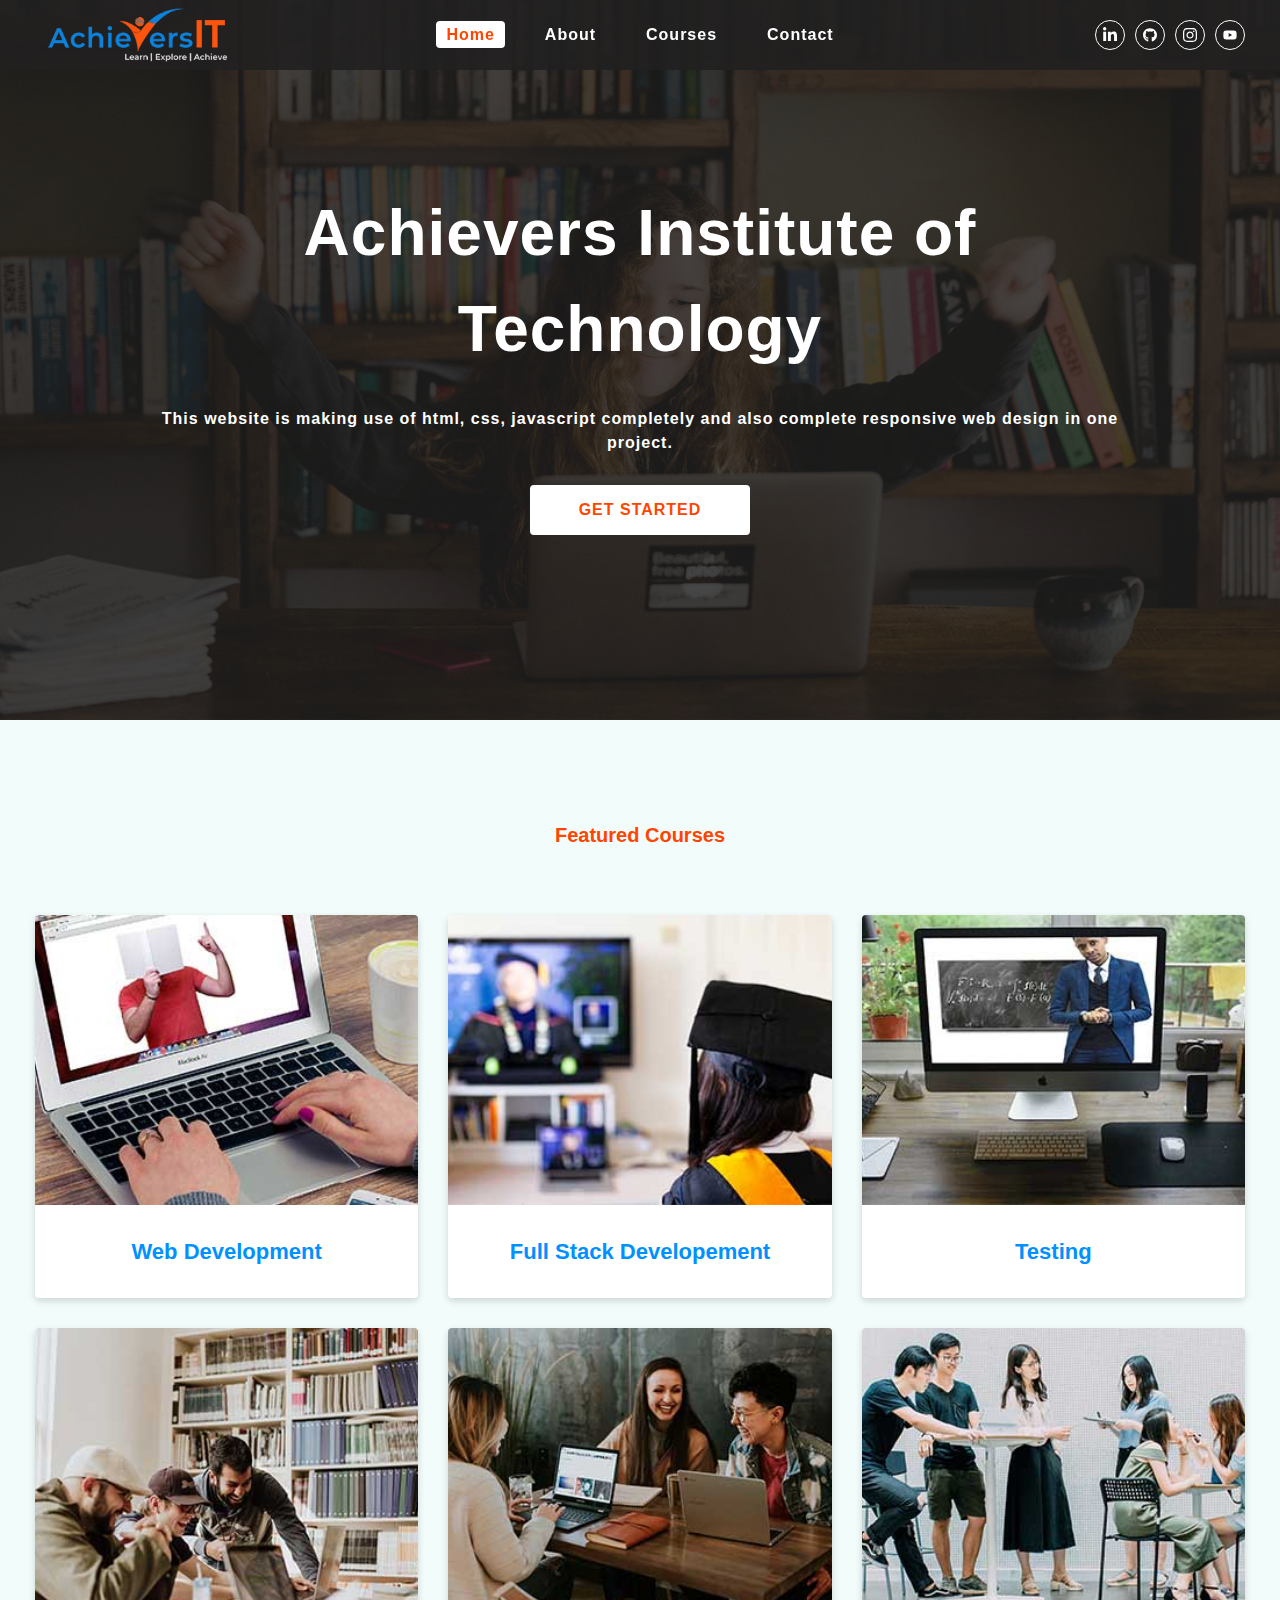
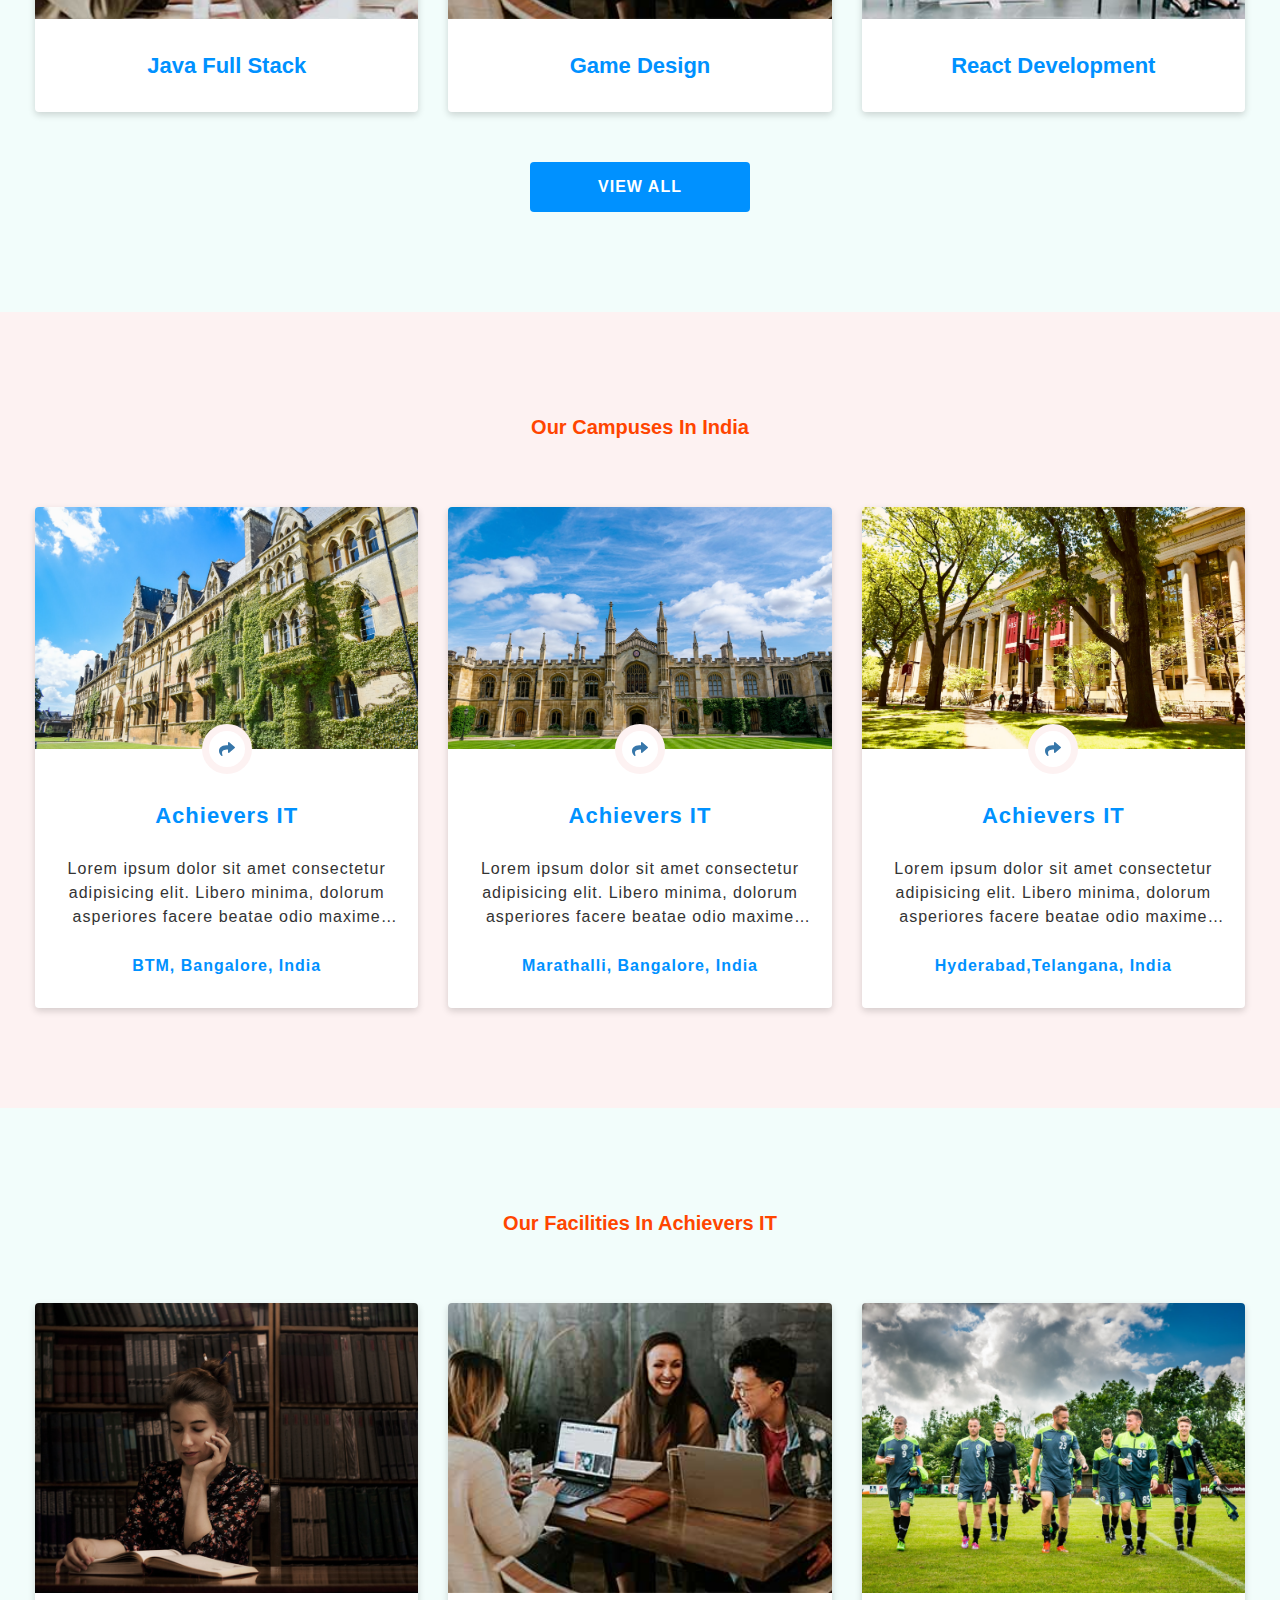
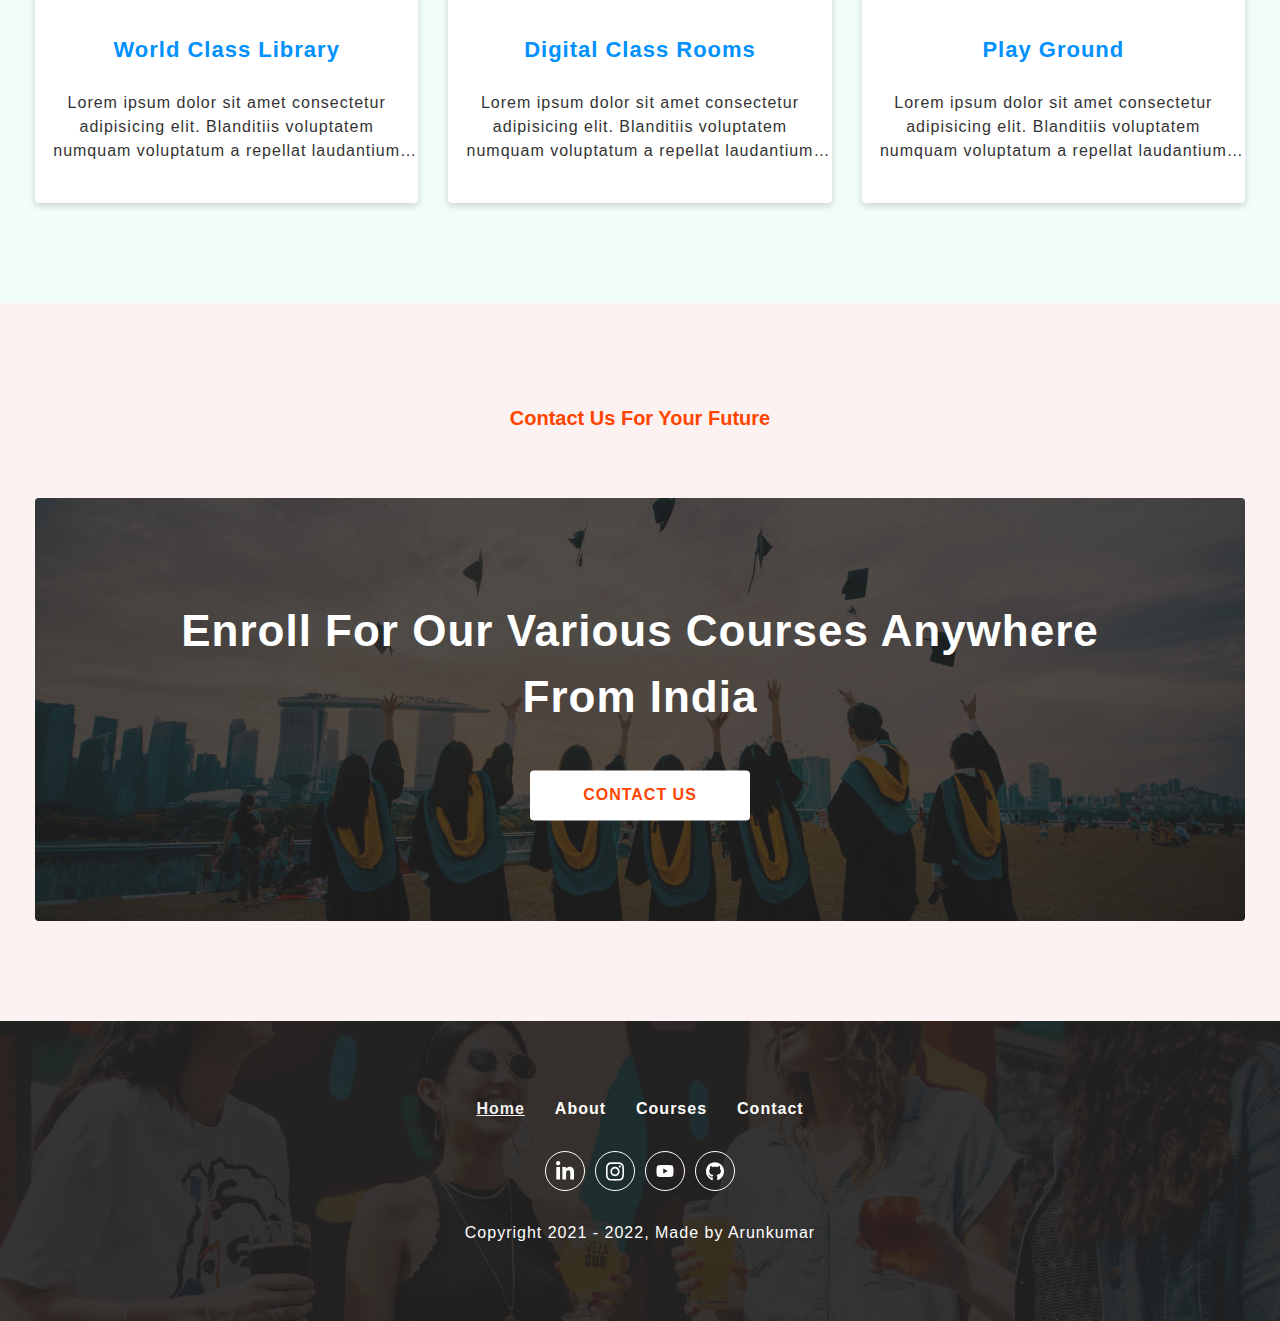
<file: index.html>
<!DOCTYPE html>
<html lang="en">
<head>
    <meta charset="UTF-8">
    <meta http-equiv="X-UA-Compatible" content="IE=edge">
    <meta name="viewport" content="width=device-width, initial-scale=1.0">
    

    <title>Achievers</title>

    
</head>
    <link rel="shortcut icon" href="./icons/university.svg" type="image/x-icon">
    <link rel="stylesheet" href="./css/style.css">
    <link rel="stylesheet" href="./css/navbar.css">
    <link rel="stylesheet" href="./css/sidebar.css">
    <link rel="stylesheet" href="./css/footer.css">
    <link rel="stylesheet" href="./css/common.css">
    <link rel="stylesheet" href="./css/single-featured.css">
    <link rel="stylesheet" href="./css/home.css">
<script src="./js/script.js" defer></script>
<body>
    <!-- nav section start -->
    <nav class="nav-container stickynav">
        <div class="nav-center wrapper">
            <div class="logo-section">
                <a href="./">
                    <img src="./assets/AIT-white.jpg" alt="Achievers" class="logo">
                </a>
            </div>
            <div class="hamburger">
                <img src="./icons/bars.svg" alt="sidebar">
            </div>
            <div class="nav-links-main">
                <ul class="nav-links">
                    <li><a href="./" class="nav-link active">Home</a></li>
                    <li><a href="./about.html" class="nav-link">About</a></li>
                    <li><a href="./courses.html" class="nav-link">Courses</a></li>
                    <li><a href="./contact.html" class="nav-link">Contact</a></li>
                </ul>
            </div>
            <div class="nav-social-links-main">
                <ul class="nav-social-links">
                    <li class="nav-social-link"><a href="https://www.linkedin.com/in/arun-kumar-246b78205/">
                        <img src="./icons/linkedin.svg" alt="linkedoni">
                    </a></li>
                    <li class="nav-social-link"><a href="https://github.com/Arun998">
                        <img src="./icons/github.svg" alt="github">
                    </a></li>
                    <li class="nav-social-link"><a href="https://www.linkedin.com/in/arun-kumar-246b78205/">
                        <img src="./icons/instagram.svg" alt="instagram">
                    </a></li>
                    <li class="nav-social-link"><a href="https://www.youtube.com/@achieversittrainings8929/videos">
                        <img src="./icons/youtube.svg" alt="Youtube">
                    </a></li>
                </ul>
            </div>
        </div>
    </nav>
    <!-- nav section ended -->
    <!-- sidebar section start -->
    <aside class="sidebar-container">
        <div class="sidebar-center wrapper">
          <div class="side-header">
            <div class="logo-section">
              <a href="#home"
                ><img
                  src="./assets/AIT-white.jpg"
                  alt="university logo"
                  class="logo"
              /></a>
            </div>
            <div class="close-button">
              <img src="./icons/close.svg" alt="sidebar close" />
            </div>
          </div>
          <div class="sidebar-content">
            <div class="sidebar-links-main paddingTopMobile-fifty">
              <ul class="sidebar-links">
                <li><a class="nav-link active" href="./">Home</a></li>
                <li><a class="nav-link" href="./about.html">about</a></li>
                <li><a class="nav-link" href="./courses.html">courses</a></li>
                <li><a class="nav-link" href="./contact.html">contact</a></li>
              </ul>
            </div>
          </div>
        </div>
      </aside>
    <!-- sidebar section end -->

    <!-- home hero section start -->
    <div class="home-page page-hero-container">
        <div class="page-hero">
          <div class="hero-img-component">
            <div class="img-container">
              <img
                src="./assets/carousel-1.jpg"
                alt="home page hero image"
              />
            </div>
          </div>
          <div
            class="hero-box paddingTopMobile-thirty paddingBottomMobile-thirty"
          >
            <div class="hero-content wrapper text-container text-center">
              <h1 class="heading">Achievers Institute of Technology</h1>
              <p class="desc">
                This website is making use of html, css, javascript
                completely and also  complete responsive web design
                in one project.
              </p>
              <div class="button-container">
                <a
                  href="./contact.html"
                  class="home-button button-primary-light display-inline-flex"
                >
                  get started
                </a>
              </div>
            </div>
          </div>
        </div>
      </div>
      <!-- home hero section end -->
      <!-- featured courses start -->
    <div class="featured-courses-container light-blue-background">
        <div class="featured-courses-center wrapper">
          <div
            class="section-title paddingTopDesktop-hundred paddingTopMobile-fifty"
          >
            <h3 class="title">featured courses</h3>
            <div class="underline"></div>
          </div>
          <section
            class="featured-courses paddingTopDesktop-fifty paddingBottomDesktop-fifty paddingTopMobile-fifty paddingBottomMobile-fifty three-column-layout"
          >
            <!-- single course start -->
            <article class="single-course">
              <div class="img-container">
                <img src="./assets/cat-1.jpg" alt="computer science" />
              </div>
              <div class="course-title">
                <p>Web Development</p>
              </div>
            </article>
            <!-- single course end -->
            <!-- single course start -->
            <article class="single-course">
              <div class="img-container">
                <img src="./assets/cat-2.jpg" alt="computer science" />
              </div>
              <div class="course-title">
                <p>Full Stack Developement</p>
              </div>
            </article>
            <!-- single course end -->
            <!-- single course start -->
            <article class="single-course">
              <div class="img-container">
                <img src="./assets/cat-3.jpg" alt="computer science" />
              </div>
              <div class="course-title">
                <p>Testing</p>
              </div>
            </article>
            <!-- single course end -->
            <!-- single course start -->
            <article class="single-course">
              <div class="img-container">
                <img src="./assets/cat-4.jpg" alt="computer science" />
              </div>
              <div class="course-title">
                <p>Java Full Stack</p>
              </div>
            </article>
            <!-- single course end -->
            <!-- single course start -->
            <article class="single-course">
              <div class="img-container">
                <img src="./assets/cat-5.jpg" alt="computer science" />
              </div>
              <div class="course-title">
                <p>Game Design</p>
              </div>
            </article>
            <!-- single course end -->
            <!-- single course start -->
            <article class="single-course">
              <div class="img-container">
                <img src="./assets/cat-6.jpg" alt="computer science" />
              </div>
              <div class="course-title">
                <p>React Development</p>
              </div>
            </article>
            <!-- single course end -->
          </section>
          <div
            class="paddingBottomMobile-fifty paddingBottomDesktop-hundred text-center"
          >
            <a
              href="./courses.html"
              class="button-primary-dark display-inline-flex"
              >view all</a
            >
          </div>
        </div>
      </div>
      <!-- featured courses end -->
      
    <!-- our campuses section start -->
    <div class="our-campuses-container light-pink-background">
        <div class="our-campuses-center wrapper">
          <div
            class="section-title paddingTopDesktop-hundred paddingTopMobile-fifty"
          >
            <h3 class="title">our campuses in india</h3>
            <div class="underline"></div>
          </div>
          <section
            class="our-campuses paddingTopDesktop-fifty paddingBottomDesktop-hundred paddingTopMobile-fifty paddingBottomMobile-fifty three-column-layout"
          >
            <!-- single campus start -->
            <article class="each-campus">
              <div class="img-container">
                <img src="./assets/campus-1.jpeg" alt="vellore campus" />
                <a href="#" class="share-icon-campus">
                  <img src="./icons/share.svg" alt="share icon" />
                </a>
              </div>
              <div class="campus-info text-center">
                <h2 class="campus-title">Achievers IT</h2>
                <p class="desc">
                  Lorem ipsum dolor sit amet consectetur adipisicing elit. Libero
                  minima, dolorum asperiores facere beatae odio maxime provident
                  laudantium est non.
                </p>
                <h4 class="address">BTM, Bangalore, india</h4>
              </div>
            </article>
            <!-- single campus end -->
            <!-- single campus start -->
            <article class="each-campus">
              <div class="img-container">
                <img src="./assets/campus-2.jpeg" alt="vellore campus" />
                <a href="#" class="share-icon-campus">
                  <img src="./icons/share.svg" alt="share icon" />
                </a>
              </div>
              <div class="campus-info text-center">
                <h2 class="campus-title">Achievers IT</h2>
                <p class="desc">
                  Lorem ipsum dolor sit amet consectetur adipisicing elit. Libero
                  minima, dolorum asperiores facere beatae odio maxime provident
                  laudantium est non.
                </p>
                <h4 class="address">Marathalli, Bangalore, india</h4>
              </div>
            </article>
            <!-- single campus end -->
            <!-- single campus start -->
            <article class="each-campus">
              <div class="img-container">
                <img src="./assets/campus-3.jpeg" alt="bhopal campus" />
                <a href="#" class="share-icon-campus">
                  <img src="./icons/share.svg" alt="share icon" />
                </a>
              </div>
              <div class="campus-info text-center">
                <h2 class="campus-title">Achievers IT</h2>
                <p class="desc">
                  Lorem ipsum dolor sit amet consectetur adipisicing elit. Libero
                  minima, dolorum asperiores facere beatae odio maxime provident
                  laudantium est non.
                </p>
                <h4 class="address">Hyderabad,Telangana, india</h4>
              </div>
            </article>
            <!-- single campus end -->
           
          </section>
        </div>
      </div>
      <!-- our campuses section end -->
      <!-- our facilities start -->
    <div class="our-facilities-container light-blue-background">
        <div class="our-facilities-center wrapper">
          <div
            class="section-title paddingTopDesktop-hundred paddingTopMobile-fifty"
          >
            <h3 class="title">our facilities in Achievers IT</h3>
            <div class="underline"></div>
          </div>
          <section
            class="our-facilities paddingTopDesktop-fifty paddingBottomDesktop-hundred paddingTopMobile-fifty paddingBottomMobile-fifty three-column-layout"
          >
            <!-- single facility start -->
            <article class="each-facility">
              <div class="img-container">
                <img src="./assets/facility-1.jpeg" alt="our campus facility" />
              </div>
              <div
                class="facility-info paddingTopMobile-thirty paddingBottomMobile-thirty paddingTopDesktop-forty paddingBottomDesktop-forty text-center"
              >
                <h3 class="facility-title">world class library</h3>
                <p class="facility-desc">
                  Lorem ipsum dolor sit amet consectetur adipisicing elit.
                  Blanditiis voluptatem numquam voluptatum a repellat laudantium
                  vero voluptate facere, nemo consectetur?
                </p>
              </div>
            </article>
            <!-- single facility end -->
            <!-- single facility start -->
            <article class="each-facility">
              <div class="img-container">
                <img src="./assets/cat-5.jpg" alt="our campus facility" />
              </div>
              <div
                class="facility-info paddingTopMobile-thirty paddingBottomMobile-thirty paddingTopDesktop-forty paddingBottomDesktop-forty text-center"
              >
                <h3 class="facility-title">Digital Class Rooms</h3>
                <p class="facility-desc">
                  Lorem ipsum dolor sit amet consectetur adipisicing elit.
                  Blanditiis voluptatem numquam voluptatum a repellat laudantium
                  vero voluptate facere, nemo consectetur?
                </p>
              </div>
            </article>
            <!-- single facility end -->
            <!-- single facility start -->
            <article class="each-facility">
              <div class="img-container">
                <img src="./assets/facility-3.jpeg" alt="our campus facility" />
              </div>
              <div
                class="facility-info paddingTopMobile-thirty paddingBottomMobile-thirty paddingTopDesktop-forty paddingBottomDesktop-forty text-center"
              >
                <h3 class="facility-title">play ground</h3>
                <p class="facility-desc">
                  Lorem ipsum dolor sit amet consectetur adipisicing elit.
                  Blanditiis voluptatem numquam voluptatum a repellat laudantium
                  vero voluptate facere, nemo consectetur?
                </p>
              </div>
            </article>
            <!-- single facility end -->
          </section>
        </div>
      </div>
      <!-- our facilities end -->
  
  <!-- contact promotion section start -->
  <div class="contact-promotion-container light-pink-background">
    <div class="contact-promotion-center wrapper">
      <div
        class="section-title paddingTopDesktop-hundred paddingTopMobile-fifty"
      >
        <h3 class="title">contact us for your future</h3>
        <div class="underline"></div>
      </div>
      <section
        class="contact-promotion paddingTopDesktop-fifty paddingBottomDesktop-hundred paddingTopMobile-fifty paddingBottomMobile-fifty"
      >
        <div class="contact-promo-img">
          <img
            src="./assets/contact-promotion.jpeg"
            alt="contact promotion image"
          />
          <div class="contact-info-container text-center text-container">
            <h2 class="contact-heading">
              enroll for our various courses anywhere from india
            </h2>
            <a href="./contact.html" class="button-primary-light"
              >contact us</a
            >
          </div>
        </div>
      </section>
    </div>
  </div>
  <!-- contact promotion section end -->
     <!-- footer section start -->
     <div class="footer-container">
        <div class="footer-center wrapper">
          <div class="footer-links-main">
            <ul class="footer-links">
              <li><a class="footer-link active" href="./">Home</a></li>
              <li><a class="footer-link" href="./about.html">about</a></li>
              <li><a class="footer-link" href="./courses.html">courses</a></li>
              <li>
                <a class="footer-link" href="./contact.html">contact</a>
              </li>
            </ul>
          </div>
          <div class="social-links-main">
            <ul class="social-links">
              <li class="social-link">
                <a
                  href="https://www.linkedin.com/in/arun-kumar-246b78205/"
                  target="_blank"
                >
                  <img src="./icons/linkedin.svg" alt="srikanth linkedin" />
                </a>
              </li>
              <li class="social-link">
                <a
                  href="https://www.linkedin.com/in/arun-kumar-246b78205//"
                  target="_blank"
                >
                  <img src="./icons/instagram.svg" alt="instagram" />
                </a>
              </li>
              <li class="social-link">
                <a
                  href="https://www.youtube.com/@achieversittrainings8929/videos"
                  target="_blank"
                >
                  <img src="./icons/youtube.svg" alt="youtube" />
                </a>
              </li>
              <li class="social-link">
                <a href="https://github.com/Arun998" target="_blank">
                  <img src="./icons/github.svg" alt="github" />
                </a>
              </li>
            </ul>
          </div>
          <div class="footer-copy-right">
            <p>
              Copyright 2021 - <span class="copyright-date">2022</span>, Made by
              Arunkumar
            </p>
          </div>
        </div>
      </div>
      <!-- footer section end -->
</body>
</html>
</file>
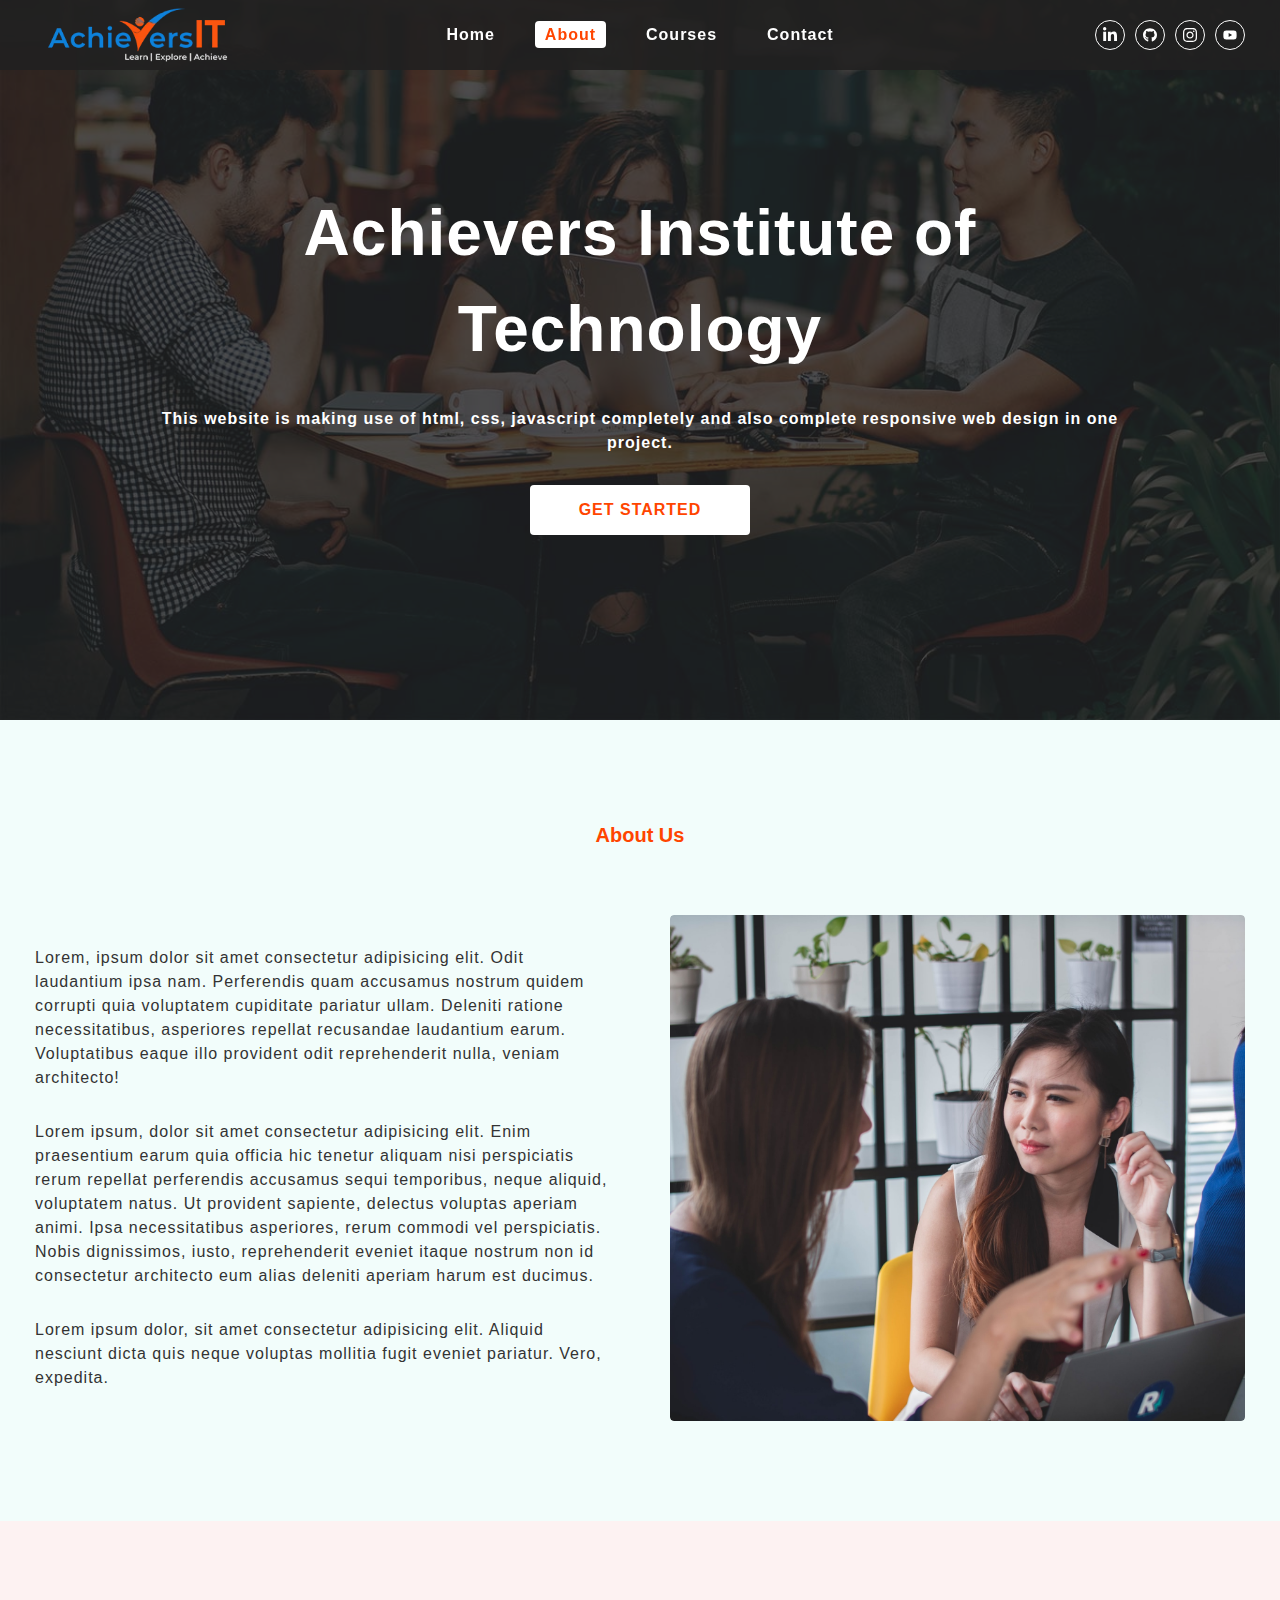
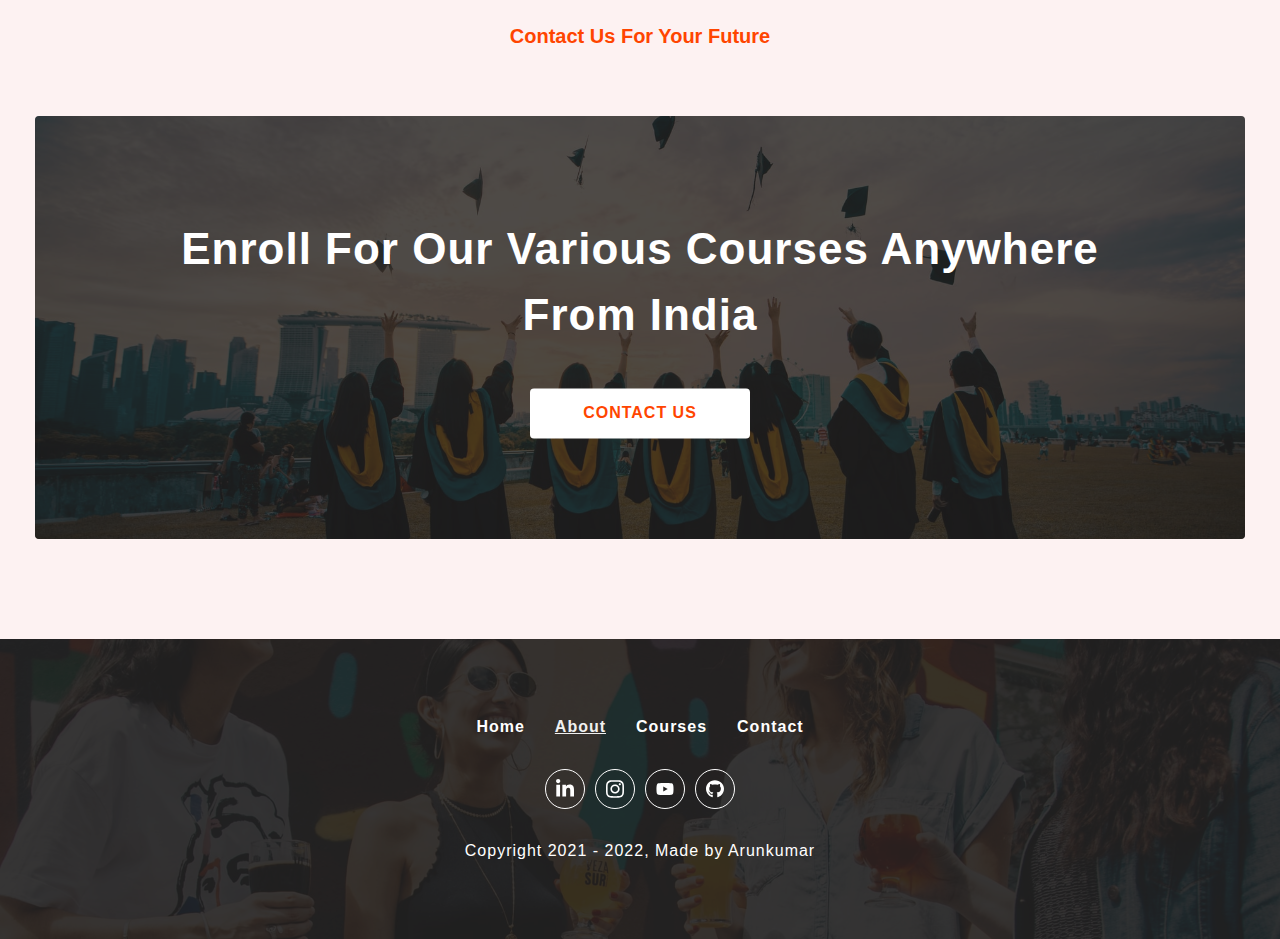
<file: about.html>
<!DOCTYPE html>
<html lang="en">
<head>
    <meta charset="UTF-8">
    <meta http-equiv="X-UA-Compatible" content="IE=edge">
    <meta name="viewport" content="width=device-width, initial-scale=1.0">
    <link rel="shortcut icon" href="./icons/university.svg" type="image/x-icon">
    
    <title>Achievers</title>

    
</head>
<link rel="shortcut icon" href="./icons/university.svg" type="image/x-icon">
<link rel="stylesheet" href="./css/style.css">
<link rel="stylesheet" href="./css/navbar.css">
<link rel="stylesheet" href="./css/sidebar.css">
<link rel="stylesheet" href="./css/footer.css">
<link rel="stylesheet" href="./css/common.css">
<link rel="stylesheet" href="./css/single-featured.css">
<link rel="stylesheet" href="./css/home.css">
<script src="./js/script.js" defer></script>
<body>
    <!-- nav section start -->
    <nav class="nav-container stickynav">
        <div class="nav-center wrapper">
            <div class="logo-section">
                <a href="./">
                    <img src="./assets/AIT-white.jpg" alt="Achievers" class="logo">
                </a>
            </div>
            <div class="hamburger">
                <img src="./icons/bars.svg" alt="sidebar">
            </div>
            <div class="nav-links-main">
                <ul class="nav-links">
                    <li><a href="./" class="nav-link ">Home</a></li>
                    <li><a href="./about.html" class="nav-link active">About</a></li>
                    <li><a href="./courses.html" class="nav-link">Courses</a></li>
                    <li><a href="./contact.html" class="nav-link">Contact</a></li>
                </ul>
            </div>
            <div class="nav-social-links-main">
                <ul class="nav-social-links">
                    <li class="nav-social-link"><a href="https://www.linkedin.com/in/arun-kumar-246b78205/">
                        <img src="./icons/linkedin.svg" alt="linkedoni">
                    </a></li>
                    <li class="nav-social-link"><a href="https://github.com/Arun998">
                        <img src="./icons/github.svg" alt="github">
                    </a></li>
                    <li class="nav-social-link"><a href="https://www.linkedin.com/in/arun-kumar-246b78205/">
                        <img src="./icons/instagram.svg" alt="instagram">
                    </a></li>
                    <li class="nav-social-link"><a href="https://www.youtube.com/@achieversittrainings8929/videos">
                        <img src="./icons/youtube.svg" alt="Youtube">
                    </a></li>
                </ul>
            </div>
        </div>
    </nav>
    <!-- nav section ended -->
    <!-- sidebar section start -->
    <aside class="sidebar-container">
        <div class="sidebar-center wrapper">
          <div class="side-header">
            <div class="logo-section">
              <a href="#home"
                ><img
                  src="./assets/AIT-white.jpg"
                  alt="university logo"
                  class="logo"
              /></a>
            </div>
            <div class="close-button">
              <img src="./icons/close.svg" alt="sidebar close" />
            </div>
          </div>
          <div class="sidebar-content">
            <div class="sidebar-links-main paddingTopMobile-fifty">
              <ul class="sidebar-links">
                <li><a class="nav-link active" href="./">Home</a></li>
                <li><a class="nav-link" href="./about.html">about</a></li>
                <li><a class="nav-link" href="./courses.html">courses</a></li>
                <li><a class="nav-link" href="./contact.html">contact</a></li>
              </ul>
            </div>
          </div>
        </div>
      </aside>
    <!-- sidebar section end -->

    <!-- home hero section start -->
    <div class="home-page page-hero-container">
        <div class="page-hero">
          <div class="hero-img-component">
            <div class="img-container">
              <img
                src="./assets/carousel-2.jpg"
                alt="home page hero image"
              />
            </div>
          </div>
          <div
            class="hero-box paddingTopMobile-thirty paddingBottomMobile-thirty"
          >
            <div class="hero-content wrapper text-container text-center">
              <h1 class="heading">Achievers Institute of Technology</h1>
              <p class="desc">
                This website is making use of html, css, javascript
                completely and also  complete responsive web design
                in one project.
              </p>
              <div class="button-container">
                <a
                  href="./contact.html"
                  class="home-button button-primary-light display-inline-flex"
                >
                  get started
                </a>
              </div>
            </div>
          </div>
        </div>
      </div>
      <!-- home hero section end -->
      <!-- single featured component start -->
    <div
    class="single-featured-container reverse-content light-blue-background"
  >
    <div class="single-featured-center wrapper">
      <div
        class="section-title paddingTopDesktop-hundred paddingTopMobile-fifty"
      >
        <h3 class="title">about us</h3>
        <div class="underline"></div>
      </div>
      <section
        class="single-featured paddingTopDesktop-fifty paddingBottomDesktop-hundred paddingTopMobile-fifty paddingBottomMobile-fifty"
      >
        <div
          class="image-component single-featured-image paddingBottomMobile-fifty"
        >
          <img
            src="./assets/about-section.jpeg"
            alt="about section featured content"
          />
        </div>
        <div class="single-featured-text-component">
          <div class="featured-center">
            <div class="about-info">
              <p>
                Lorem, ipsum dolor sit amet consectetur adipisicing elit. Odit
                laudantium ipsa nam. Perferendis quam accusamus nostrum quidem
                corrupti quia voluptatem cupiditate pariatur ullam. Deleniti
                ratione necessitatibus, asperiores repellat recusandae
                laudantium earum. Voluptatibus eaque illo provident odit
                reprehenderit nulla, veniam architecto!
              </p>
              <p>
                Lorem ipsum, dolor sit amet consectetur adipisicing elit. Enim
                praesentium earum quia officia hic tenetur aliquam nisi
                perspiciatis rerum repellat perferendis accusamus sequi
                temporibus, neque aliquid, voluptatem natus. Ut provident
                sapiente, delectus voluptas aperiam animi. Ipsa necessitatibus
                asperiores, rerum commodi vel perspiciatis. Nobis dignissimos,
                iusto, reprehenderit eveniet itaque nostrum non id consectetur
                architecto eum alias deleniti aperiam harum est ducimus.
              </p>
              <p>
                Lorem ipsum dolor, sit amet consectetur adipisicing elit.
                Aliquid nesciunt dicta quis neque voluptas mollitia fugit
                eveniet pariatur. Vero, expedita.
              </p>
            </div>
          </div>
        </div>
      </section>
    </div>
  </div>
  <!-- single featured component end -->
      <!-- contact promotion section start -->
  <div class="contact-promotion-container light-pink-background">
    <div class="contact-promotion-center wrapper">
      <div
        class="section-title paddingTopDesktop-hundred paddingTopMobile-fifty"
      >
        <h3 class="title">contact us for your future</h3>
        <div class="underline"></div>
      </div>
      <section
        class="contact-promotion paddingTopDesktop-fifty paddingBottomDesktop-hundred paddingTopMobile-fifty paddingBottomMobile-fifty"
      >
        <div class="contact-promo-img">
          <img
            src="./assets/contact-promotion.jpeg"
            alt="contact promotion image"
          />
          <div class="contact-info-container text-center text-container">
            <h2 class="contact-heading">
              enroll for our various  courses anywhere from india
            </h2>
            <a href="./contact.html" class="button-primary-light"
              >contact us</a
            >
          </div>
        </div>
      </section>
    </div>
  </div>
  <!-- contact promotion section end -->
     <!-- footer section start -->
     <div class="footer-container">
        <div class="footer-center wrapper">
          <div class="footer-links-main">
            <ul class="footer-links">
              <li><a class="footer-link" href="./">Home</a></li>
              <li><a class="footer-link active" href="./about.html">about</a></li>
              <li><a class="footer-link" href="./courses.html">courses</a></li>
              <li>
                <a class="footer-link" href="./contact.html">contact</a>
              </li>
            </ul>
          </div>
          <div class="social-links-main">
            <ul class="social-links">
              <li class="social-link">
                <a
                  href="https://www.linkedin.com/in/arun-kumar-246b78205/"
                  target="_blank"
                >
                  <img src="./icons/linkedin.svg" alt="linkedin" />
                </a>
              </li>
              <li class="social-link">
                <a
                  href="https://www.linkedin.com/in/arun-kumar-246b78205/"
                  target="_blank"
                >
                  <img src="./icons/instagram.svg" alt="instagram" />
                </a>
              </li>
              <li class="social-link">
                <a
                  href="https://www.youtube.com/@achieversittrainings8929/videos"
                  target="_blank"
                >
                  <img src="./icons/youtube.svg" alt="youtube" />
                </a>
              </li>
              <li class="social-link">
                <a href="https://github.com/Arun998" target="_blank">
                  <img src="./icons/github.svg" alt="github" />
                </a>
              </li>
            </ul>
          </div>
          <div class="footer-copy-right">
            <p>
              Copyright 2021 - <span class="copyright-date">2022</span>, Made by
              Arunkumar
            </p>
          </div>
        </div>
      </div>
      <!-- footer section end -->
</body>
</html>
</file>
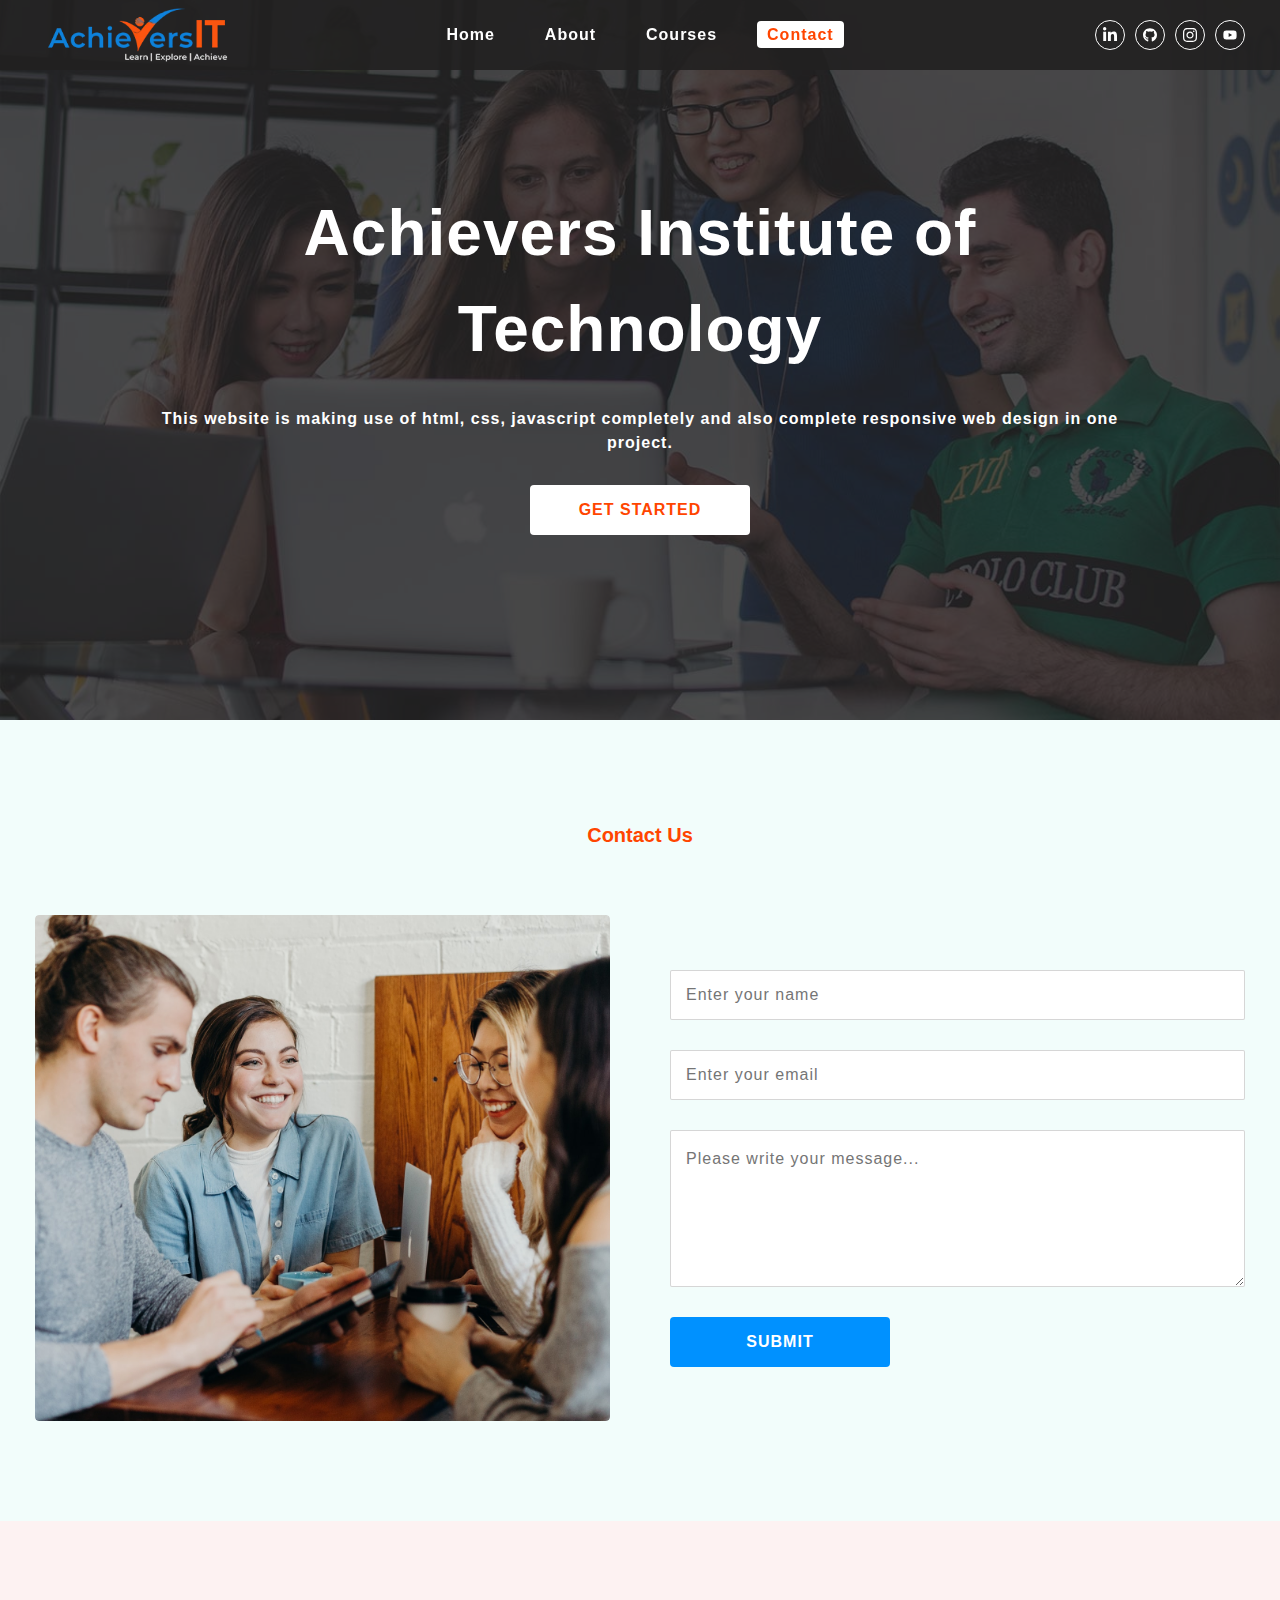
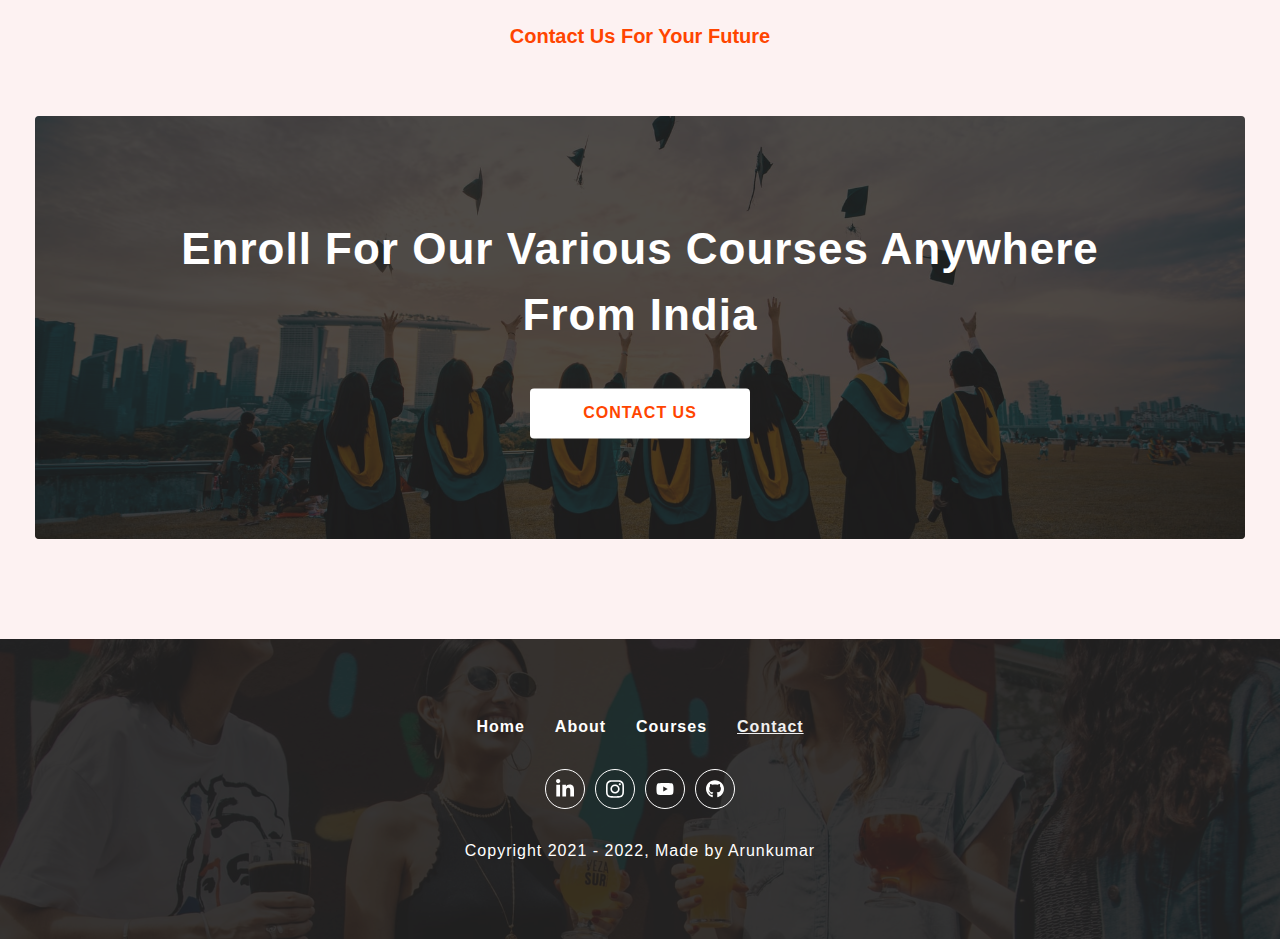
<file: contact.html>
<!DOCTYPE html>
<html lang="en">
<head>
    <meta charset="UTF-8">
    <meta http-equiv="X-UA-Compatible" content="IE=edge">
    <meta name="viewport" content="width=device-width, initial-scale=1.0">
    <link rel="shortcut icon" href="./icons/university.svg" type="image/x-icon">
    
    <title>Achievers</title>

    
</head>
<link rel="shortcut icon" href="./icons/university.svg" type="image/x-icon">
<link rel="stylesheet" href="./css/style.css">
<link rel="stylesheet" href="./css/navbar.css">
<link rel="stylesheet" href="./css/sidebar.css">
<link rel="stylesheet" href="./css/footer.css">
<link rel="stylesheet" href="./css/common.css">
<link rel="stylesheet" href="./css/single-featured.css">
<link rel="stylesheet" href="./css/home.css">
<script src="./js/script.js" defer></script>
<body>
    <!-- nav section start -->
    <nav class="nav-container stickynav">
        <div class="nav-center wrapper">
            <div class="logo-section">
                <a href="./">
                    <img src="./assets/AIT-white.jpg" alt="Achievers" class="logo">
                </a>
            </div>
            <div class="hamburger">
                <img src="./icons/bars.svg" alt="sidebar">
            </div>
            <div class="nav-links-main">
                <ul class="nav-links">
                    <li><a href="./" class="nav-link ">Home</a></li>
                    <li><a href="./about.html" class="nav-link">About</a></li>
                    <li><a href="./courses.html" class="nav-link">Courses</a></li>
                    <li><a href="./contact.html" class="nav-link active">Contact</a></li>
                </ul>
            </div>
            <div class="nav-social-links-main">
                <ul class="nav-social-links">
                    <li class="nav-social-link"><a href="https://www.linkedin.com/in/arun-kumar-246b78205/">
                        <img src="./icons/linkedin.svg" alt="linkedin">
                    </a></li>
                    <li class="nav-social-link"><a href="https://github.com/Arun998">
                        <img src="./icons/github.svg" alt="github">
                    </a></li>
                    <li class="nav-social-link"><a href="https://www.linkedin.com/in/arun-kumar-246b78205/">
                        <img src="./icons/instagram.svg" alt="instagram">
                    </a></li>
                    <li class="nav-social-link"><a href="https://www.youtube.com/@achieversittrainings8929/videos">
                        <img src="./icons/youtube.svg" alt="Youtube">
                    </a></li>
                </ul>
            </div>
        </div>
    </nav>
    <!-- nav section ended -->
    <!-- sidebar section start -->
    <aside class="sidebar-container">
        <div class="sidebar-center wrapper">
          <div class="side-header">
            <div class="logo-section">
              <a href="#home"
                ><img
                  src="./assets/AIT-white.jpg"
                  alt="university logo"
                  class="logo"
              /></a>
            </div>
            <div class="close-button">
              <img src="./icons/close.svg" alt="sidebar close" />
            </div>
          </div>
          <div class="sidebar-content">
            <div class="sidebar-links-main paddingTopMobile-fifty">
              <ul class="sidebar-links">
                <li><a class="nav-link active" href="./">Home</a></li>
                <li><a class="nav-link" href="./about.html">about</a></li>
                <li><a class="nav-link" href="./courses.html">courses</a></li>
                <li><a class="nav-link" href="./contact.html">contact</a></li>
              </ul>
            </div>
          </div>
        </div>
      </aside>
    <!-- sidebar section end -->

    <!-- home hero section start -->
    <div class="home-page page-hero-container">
      <div class="page-hero">
        <div class="hero-img-component">
          <div class="img-container">
            <img
              src="./assets/carousel-3.jpg"
              alt="home page hero image"
            />
          </div>
        </div>
        <div
          class="hero-box paddingTopMobile-thirty paddingBottomMobile-thirty"
        >
          <div class="hero-content wrapper text-container text-center">
            <h1 class="heading">Achievers Institute of Technology</h1>
            <p class="desc">
              This website is making use of html, css, javascript
              completely and also  complete responsive web design
              in one project.
            </p>
            <div class="button-container">
              <a
                href="./contact.html"
                class="home-button button-primary-light display-inline-flex"
              >
                get started
              </a>
            </div>
          </div>
        </div>
      </div>
    </div>
    <!-- home hero section end -->
    <!-- single featured component start -->
    <div class="single-featured-container light-blue-background">
      <div class="single-featured-center wrapper">
        <div
          class="section-title paddingTopDesktop-hundred paddingTopMobile-fifty"
        >
          <h3 class="title">contact us</h3>
          <div class="underline"></div>
        </div>
        <section
          class="single-featured paddingTopDesktop-fifty paddingBottomDesktop-hundred paddingTopMobile-fifty paddingBottomMobile-fifty"
        >
          <div
            class="image-component single-featured-image paddingBottomMobile-fifty"
          >
            <img
              src="./assets/contact-section.jpeg"
              alt="about section featured content"
            />
          </div>
          <div class="single-featured-text-component">
            <div class="featured-center">
              <div class="about-info">
                <form class="contact-us-form">
                  <input
                    type="text"
                    class="primary-input full-width-mobile full-width-desktop"
                    placeholder="Enter your name"
                    required
                  />
                  <input
                    type="email"
                    class="primary-input full-width-mobile full-width-desktop"
                    placeholder="Enter your email"
                    required
                  />
                  <textarea
                    name="message"
                    id="message"
                    cols="30"
                    rows="5"
                    class="primary-textarea full-width-mobile full-width-desktop"
                    placeholder="Please write your message..."
                  ></textarea>
                  <button class="button-primary-dark full-width-mobile">
                    submit
                  </button>
                </form>
              </div>
            </div>
          </div>
        </section>
      </div>
    </div>
    <!-- single featured component end -->

    <!-- contact promotion section start -->
  <div class="contact-promotion-container light-pink-background">
    <div class="contact-promotion-center wrapper">
      <div
        class="section-title paddingTopDesktop-hundred paddingTopMobile-fifty"
      >
        <h3 class="title">contact us for your future</h3>
        <div class="underline"></div>
      </div>
      <section
        class="contact-promotion paddingTopDesktop-fifty paddingBottomDesktop-hundred paddingTopMobile-fifty paddingBottomMobile-fifty"
      >
        <div class="contact-promo-img">
          <img
            src="./assets/contact-promotion.jpeg"
            alt="contact promotion image"
          />
          <div class="contact-info-container text-center text-container">
            <h2 class="contact-heading">
              enroll for our various courses anywhere from india
            </h2>
            <a href="./contact.html" class="button-primary-light"
              >contact us</a
            >
          </div>
        </div>
      </section>
    </div>
  </div>
  <!-- contact promotion section end -->

     <!-- footer section start -->
     <div class="footer-container">
        <div class="footer-center wrapper">
          <div class="footer-links-main">
            <ul class="footer-links">
              <li><a class="footer-link" href="./">Home</a></li>
              <li><a class="footer-link" href="./about.html">about</a></li>
              <li><a class="footer-link" href="./courses.html">courses</a></li>
              <li>
                <a class="footer-link active" href="./contact.html">contact</a>
              </li>
            </ul>
          </div>
          <div class="social-links-main">
            <ul class="social-links">
              <li class="social-link">
                <a
                  href="https://www.linkedin.com/in/arun-kumar-246b78205/"
                  target="_blank"
                >
                  <img src="./icons/linkedin.svg" alt=" linkedin" />
                </a>
              </li>
              <li class="social-link">
                <a
                  href="https://www.linkedin.com/in/arun-kumar-246b78205/"
                  target="_blank"
                >
                  <img src="./icons/instagram.svg" alt="instagram" />
                </a>
              </li>
              <li class="social-link">
                <a
                  href="https://www.youtube.com/@achieversittrainings8929/videos"
                  target="_blank"
                >
                  <img src="./icons/youtube.svg" alt="youtube" />
                </a>
              </li>
              <li class="social-link">
                <a href="https://github.com/Arun998" target="_blank">
                  <img src="./icons/github.svg" alt="github" />
                </a>
              </li>
            </ul>
          </div>
          <div class="footer-copy-right">
            <p>
              Copyright 2021 - <span class="copyright-date">2022</span>, Made by
              Arunkumar
            </p>
          </div>
        </div>
      </div>
      <!-- footer section end -->
</body>
</html>
</file>
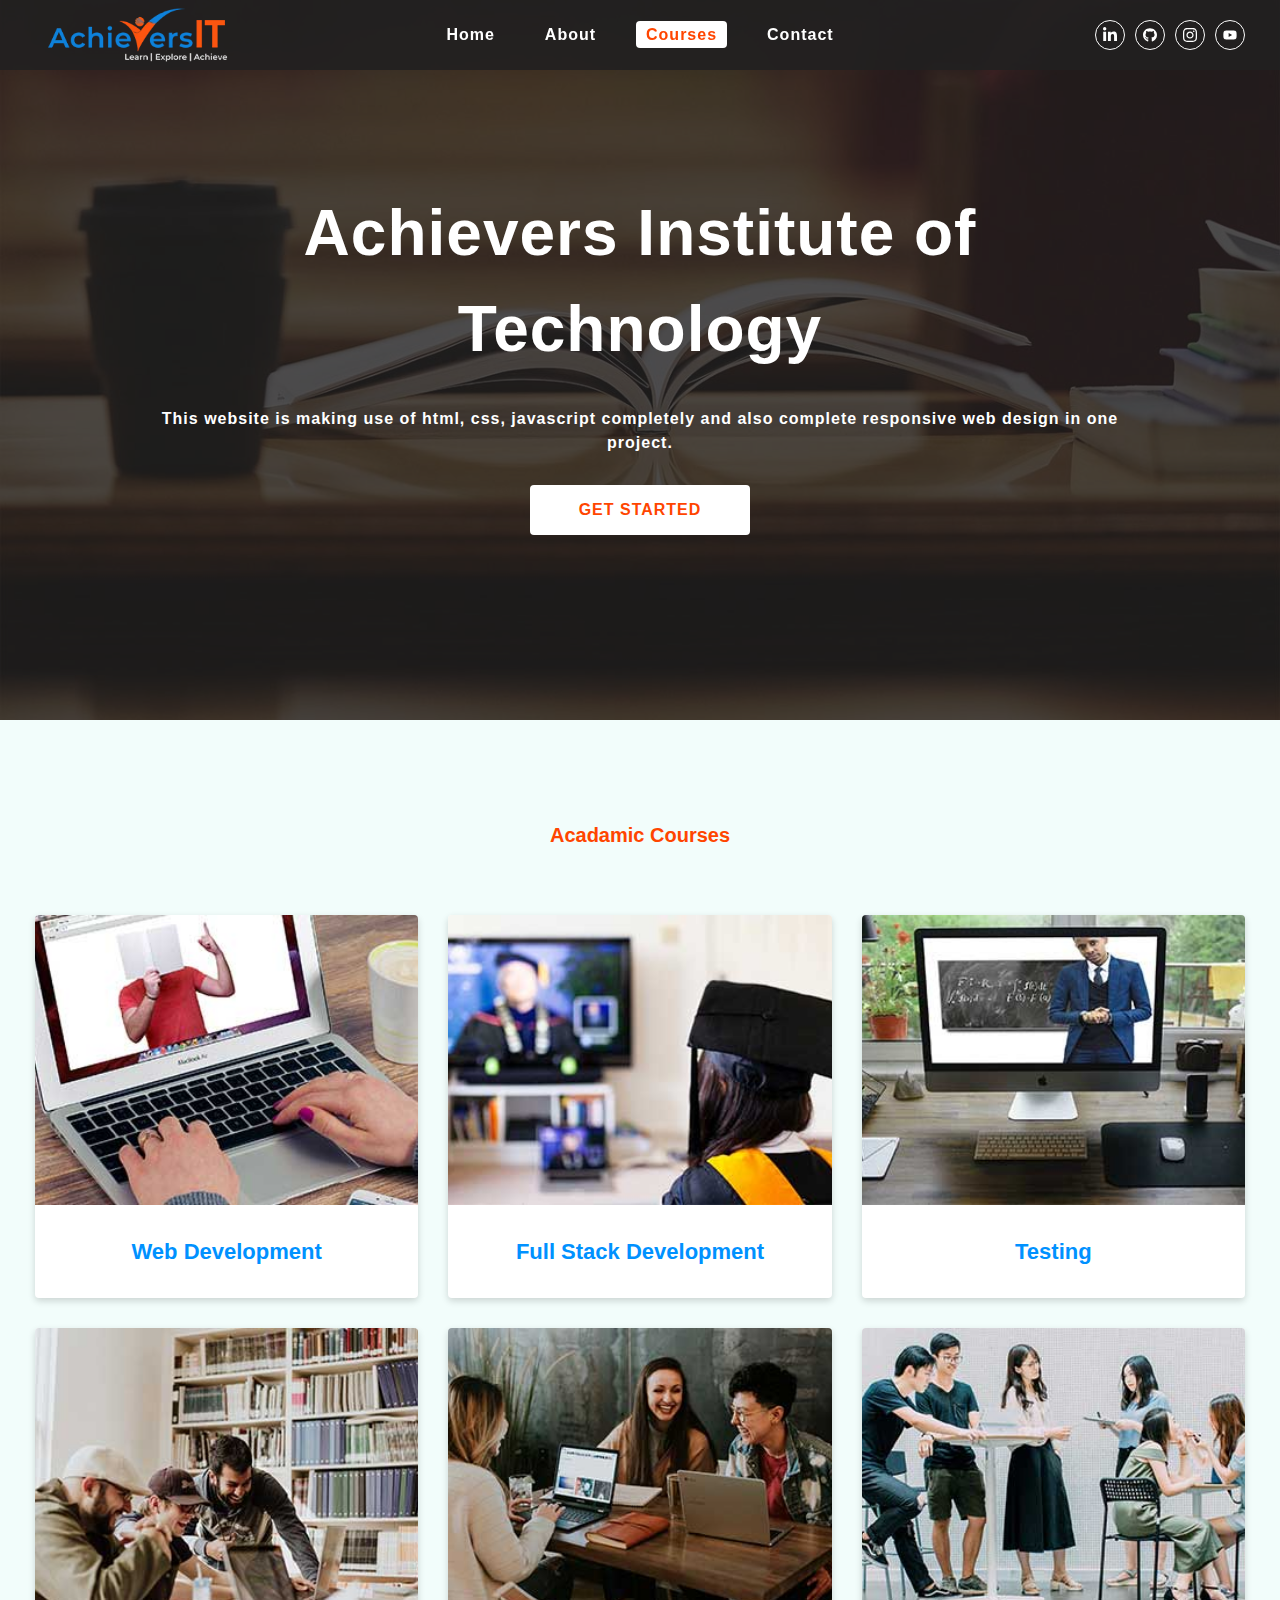
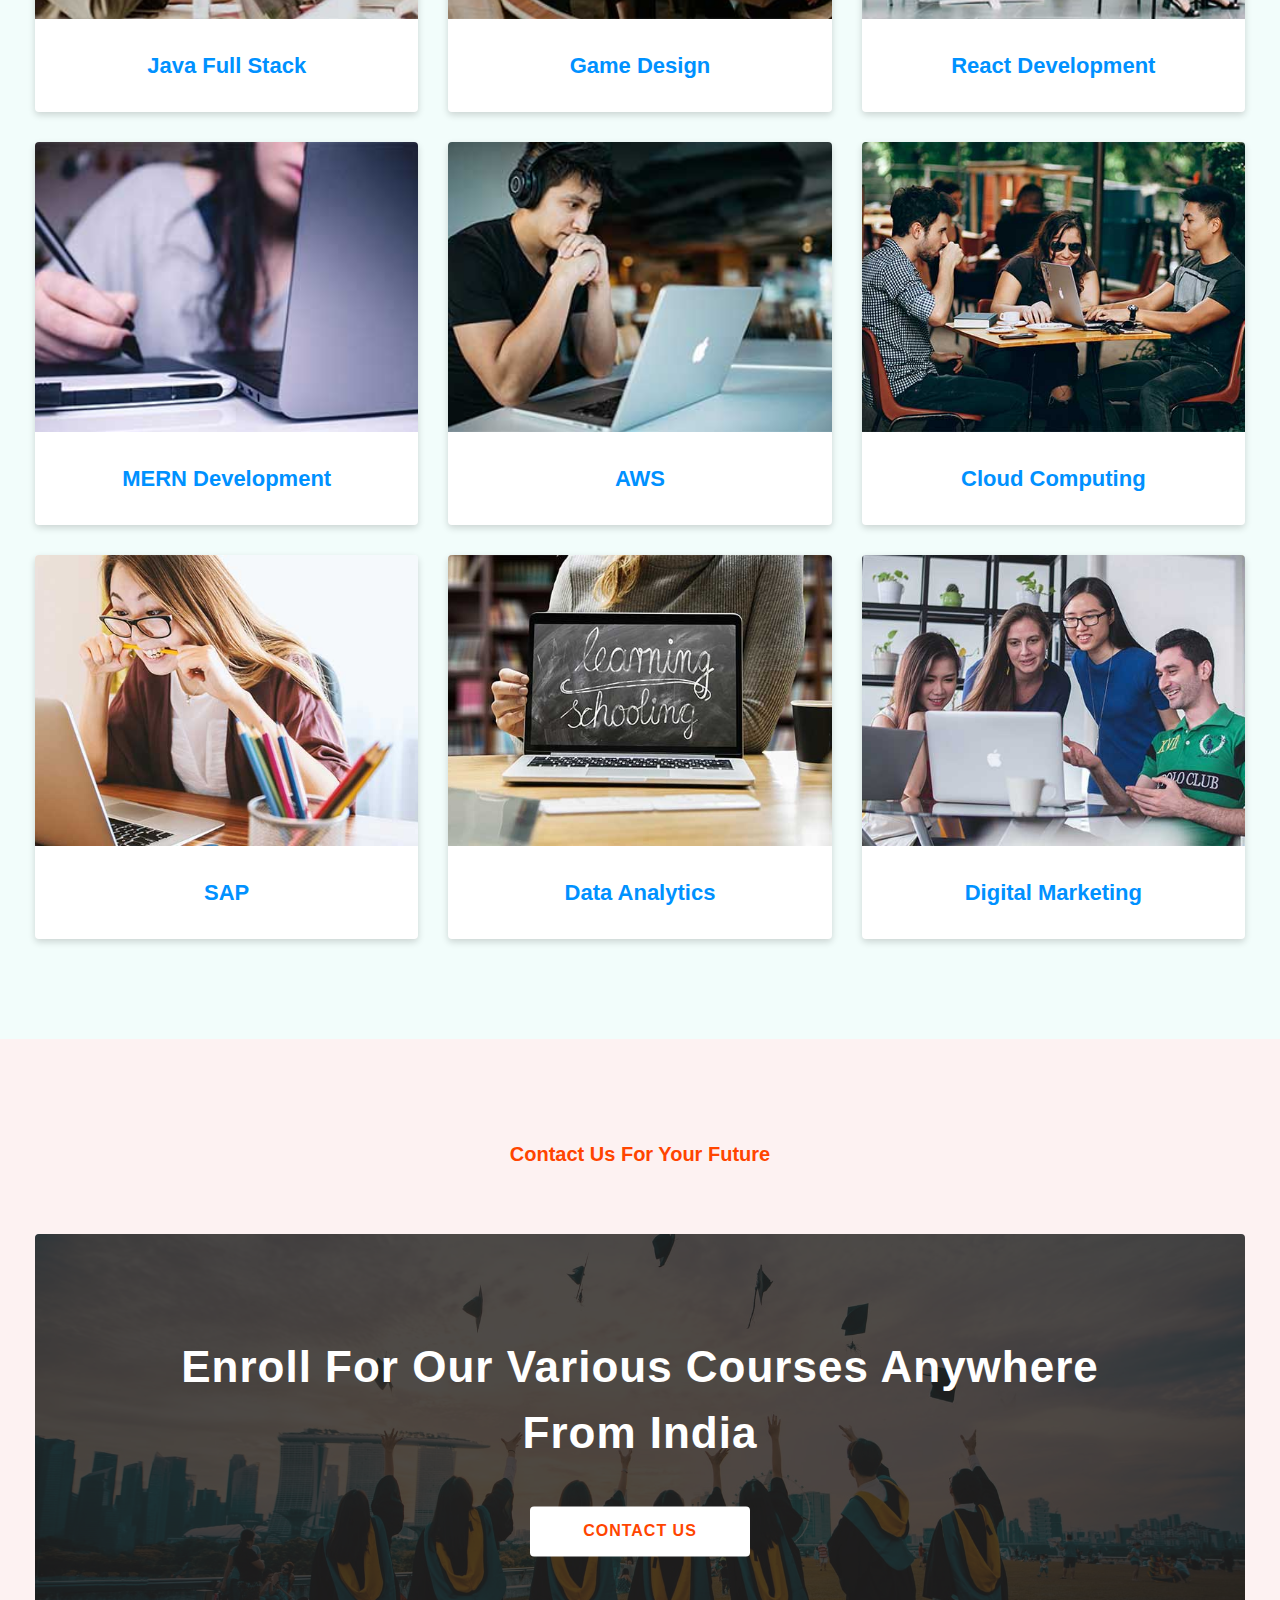
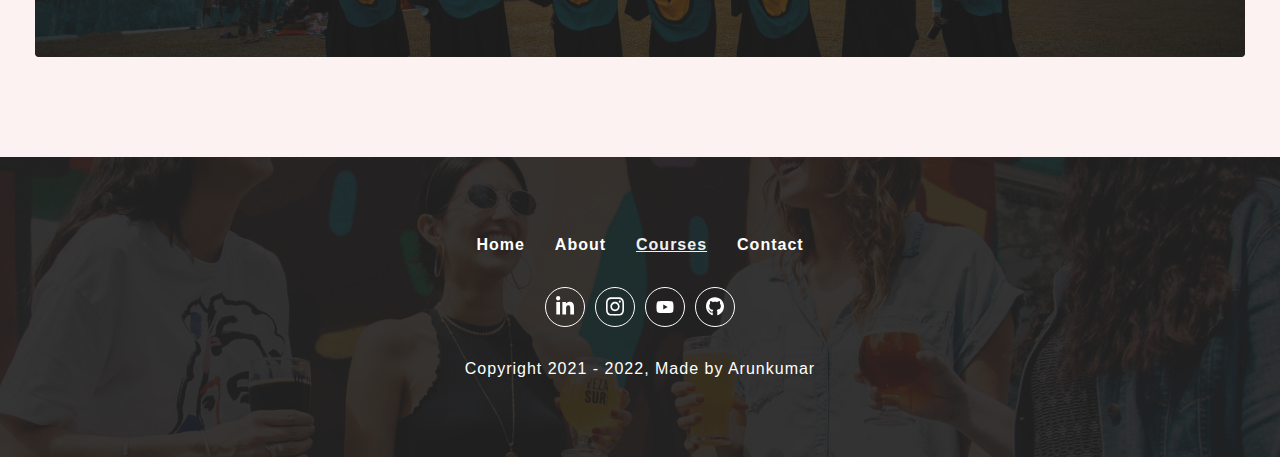
<file: courses.html>
<!DOCTYPE html>
<html lang="en">
<head>
    <meta charset="UTF-8">
    <meta http-equiv="X-UA-Compatible" content="IE=edge">
    <meta name="viewport" content="width=device-width, initial-scale=1.0">
    
    <title>Achievers</title>

    
</head>
<link rel="shortcut icon" href="./icons/university.svg" type="image/x-icon">
<link rel="stylesheet" href="./css/style.css">
<link rel="stylesheet" href="./css/navbar.css">
<link rel="stylesheet" href="./css/sidebar.css">
<link rel="stylesheet" href="./css/footer.css">
<link rel="stylesheet" href="./css/common.css">
<link rel="stylesheet" href="./css/single-featured.css">
<link rel="stylesheet" href="./css/home.css">
<script src="./js/script.js" defer></script>
<body>
    <!-- nav section start -->
    <nav class="nav-container stickynav">
        <div class="nav-center wrapper">
            <div class="logo-section">
                <a href="./">
                    <img src="./assets/AIT-white.jpg" alt="Achievers" class="logo">
                </a>
            </div>
            <div class="hamburger">
                <img src="./icons/bars.svg" alt="sidebar">
            </div>
            <div class="nav-links-main">
                <ul class="nav-links">
                    <li><a href="./" class="nav-link ">Home</a></li>
                    <li><a href="./about.html" class="nav-link">About</a></li>
                    <li><a href="./courses.html" class="nav-link active">Courses</a></li>
                    <li><a href="./contact.html" class="nav-link">Contact</a></li>
                </ul>
            </div>
            <div class="nav-social-links-main">
                <ul class="nav-social-links">
                    <li class="nav-social-link"><a href="https://www.linkedin.com/in/arun-kumar-246b78205/">
                        <img src="./icons/linkedin.svg" alt="linkedin">
                    </a></li>
                    <li class="nav-social-link"><a href="https://github.com/Arun998">
                        <img src="./icons/github.svg" alt="github">
                    </a></li>
                    <li class="nav-social-link"><a href="https://www.linkedin.com/in/arun-kumar-246b78205/">
                        <img src="./icons/instagram.svg" alt="instagram">
                    </a></li>
                    <li class="nav-social-link"><a href="https://www.youtube.com/@achieversittrainings8929/videos">
                        <img src="./icons/youtube.svg" alt="Youtube">
                    </a></li>
                </ul>
            </div>
        </div>
    </nav>
    <!-- nav section ended -->
    <!-- sidebar section start -->
    <aside class="sidebar-container">
        <div class="sidebar-center wrapper">
          <div class="side-header">
            <div class="logo-section">
              <a href="#home"
                ><img
                  src="./assets/AIT-white.jpg"
                  alt="university logo"
                  class="logo"
              /></a>
            </div>
            <div class="close-button">
              <img src="./icons/close.svg" alt="sidebar close" />
            </div>
          </div>
          <div class="sidebar-content">
            <div class="sidebar-links-main paddingTopMobile-fifty">
              <ul class="sidebar-links">
                <li><a class="nav-link active" href="./">Home</a></li>
                <li><a class="nav-link" href="./about.html">about</a></li>
                <li><a class="nav-link" href="./courses.html">courses</a></li>
                <li><a class="nav-link" href="./contact.html">contact</a></li>
              </ul>
            </div>
          </div>
        </div>
      </aside>
    <!-- sidebar section end -->

    <!-- home hero section start -->
    <div class="home-page page-hero-container">
      <div class="page-hero">
        <div class="hero-img-component">
          <div class="img-container">
            <img
              src="./assets/registration.jpg"
              alt="home page hero image"
            />
          </div>
        </div>
        <div
          class="hero-box paddingTopMobile-thirty paddingBottomMobile-thirty"
        >
          <div class="hero-content wrapper text-container text-center">
            <h1 class="heading">Achievers Institute of Technology</h1>
            <p class="desc">
              This website is making use of html, css, javascript
              completely and also  complete responsive web design
              in one project.
            </p>
            <div class="button-container">
              <a
                href="./contact.html"
                class="home-button button-primary-light display-inline-flex"
              >
                get started
              </a>
            </div>
          </div>
        </div>
      </div>
    </div>
    <!-- home hero section end -->

     <!-- featured courses start -->
     <div class="featured-courses-container light-blue-background">
      <div class="featured-courses-center wrapper">
        <div
          class="section-title paddingTopDesktop-hundred paddingTopMobile-fifty"
        >
          <h3 class="title">acadamic courses</h3>
          <div class="underline"></div>
        </div>
        <section
          class="featured-courses paddingTopDesktop-fifty paddingBottomDesktop-hundred paddingTopMobile-fifty paddingBottomMobile-fifty three-column-layout"
        >
          <!-- single course start -->
          <article class="single-course">
            <div class="img-container">
              <img src="./assets/cat-1.jpg" alt="computer science" />
            </div>
            <div class="course-title">
              <p>Web Development</p>
            </div>
          </article>
          <!-- single course end -->
          <!-- single course start -->
          <article class="single-course">
            <div class="img-container">
              <img src="./assets/cat-2.jpg" alt="computer science" />
            </div>
            <div class="course-title">
              <p>Full Stack Development</p>
            </div>
          </article>
          <!-- single course end -->
          <!-- single course start -->
          <article class="single-course">
            <div class="img-container">
              <img src="./assets/cat-3.jpg" alt="computer science" />
            </div>
            <div class="course-title">
              <p>Testing</p>
            </div>
          </article>
          <!-- single course end -->
          <!-- single course start -->
          <article class="single-course">
            <div class="img-container">
              <img src="./assets/cat-4.jpg" alt="computer science" />
            </div>
            <div class="course-title">
              <p>Java Full Stack</p>
            </div>
          </article>
          <!-- single course end -->
          <!-- single course start -->
          <article class="single-course">
            <div class="img-container">
              <img src="./assets/cat-5.jpg" alt="computer science" />
            </div>
            <div class="course-title">
              <p>Game Design</p>
            </div>
          </article>
          <!-- single course end -->
          <!-- single course start -->
          <article class="single-course">
            <div class="img-container">
              <img src="./assets/cat-6.jpg" alt="computer science" />
            </div>
            <div class="course-title">
              <p>React Development</p>
            </div>
          </article>
          <!-- single course end -->
          <!-- single course start -->
          <article class="single-course">
            <div class="img-container">
              <img src="./assets/cat-7.jpg" alt="computer science" />
            </div>
            <div class="course-title">
              <p>MERN Development</p>
            </div>
          </article>
          <!-- single course end -->
          <!-- single course start -->
          <article class="single-course">
            <div class="img-container">
              <img src="./assets/cat-8.jpg" alt="computer science" />
            </div>
            <div class="course-title">
              <p>AWS</p>
            </div>
          </article>
          <!-- single course end -->
          <!-- single course start -->
          <article class="single-course">
            <div class="img-container">
              <img src="./assets/course-6.jpg" alt="computer science" />
            </div>
            <div class="course-title">
              <p>Cloud Computing</p>
            </div>
          </article>
          <!-- single course end -->
          <!-- single course start -->
          <article class="single-course">
            <div class="img-container">
              <img src="./assets/course-2.jpg" alt="computer science" />
            </div>
            <div class="course-title">
              <p>SAP</p>
            </div>
          </article>
          <!-- single course end -->
          <!-- single course start -->
          <article class="single-course">
            <div class="img-container">
              <img src="./assets/course-5.jpg" alt="computer science" />
            </div>
            <div class="course-title">
              <p>Data Analytics</p>
            </div>
          </article>
          <!-- single course end -->
          <!-- single course start -->
          <article class="single-course">
            <div class="img-container">
              <img src="./assets/course-4.jpg" alt="computer science" />
            </div>
            <div class="course-title">
              <p>Digital Marketing</p>
            </div>
          </article>
          <!-- single course end -->
        </section>
      </div>
    </div>
    <!-- featured courses end -->

    <!-- contact promotion section start -->
  <div class="contact-promotion-container light-pink-background">
    <div class="contact-promotion-center wrapper">
      <div
        class="section-title paddingTopDesktop-hundred paddingTopMobile-fifty"
      >
        <h3 class="title">contact us for your future</h3>
        <div class="underline"></div>
      </div>
      <section
        class="contact-promotion paddingTopDesktop-fifty paddingBottomDesktop-hundred paddingTopMobile-fifty paddingBottomMobile-fifty"
      >
        <div class="contact-promo-img">
          <img
            src="./assets/contact-promotion.jpeg"
            alt="contact promotion image"
          />
          <div class="contact-info-container text-center text-container">
            <h2 class="contact-heading">
              enroll for our various courses anywhere from india
            </h2>
            <a href="./contact.html" class="button-primary-light"
              >contact us</a
            >
          </div>
        </div>
      </section>
    </div>
  </div>
  <!-- contact promotion section end -->

     <!-- footer section start -->
     <div class="footer-container">
        <div class="footer-center wrapper">
          <div class="footer-links-main">
            <ul class="footer-links">
              <li><a class="footer-link" href="./">Home</a></li>
              <li><a class="footer-link" href="./about.html">about</a></li>
              <li><a class="footer-link active" href="./courses.html">courses</a></li>
              <li>
                <a class="footer-link" href="./contact.html">contact</a>
              </li>
            </ul>
          </div>
          <div class="social-links-main">
            <ul class="social-links">
              <li class="social-link">
                <a
                  href="https://www.linkedin.com/in/arun-kumar-246b78205/"
                  target="_blank"
                >
                  <img src="./icons/linkedin.svg" alt="linkedin" />
                </a>
              </li>
              <li class="social-link">
                <a
                  href="https://www.linkedin.com/in/arun-kumar-246b78205/"
                  target="_blank"
                >
                  <img src="./icons/instagram.svg" alt="instagram" />
                </a>
              </li>
              <li class="social-link">
                <a
                  href="https://www.youtube.com/@achieversittrainings8929/videos"
                  target="_blank"
                >
                  <img src="./icons/youtube.svg" alt="youtube" />
                </a>
              </li>
              <li class="social-link">
                <a href="https://github.com/Arun998" target="_blank">
                  <img src="./icons/github.svg" alt="github" />
                </a>
              </li>
            </ul>
          </div>
          <div class="footer-copy-right">
            <p>
              Copyright 2021 - <span class="copyright-date">2022</span>, Made by
              Arunkumar
            </p>
          </div>
        </div>
      </div>
      <!-- footer section end -->
</body>
</html>
</file>
<file: css/style.css>
/* Global variables */
:root {
    --clr-primary:#0091ff;
    --clr-primary-light:#ff4500;
    --clr-white: #ffffff;
    --clr-white-light: #f0f0f0;
    --clr-shadow: #00000029;
    --clr-black: #333333;
    --clr-black-30: rgba(34, 32, 32, 0.3);
    --clr-black-80: #222020cc;
    --clr-black-90: #212020e6;
    --clr-pink-light: #fdf2f2;
    --clr-blue-light: #f2fdfb;

    --transition: all 0.3s linear;
    --box-shadow-light: 0px 3px 7px var(--clr-shadow);
    --box-shadow-dark: 0px 3px 7px var(--clr-black-30);
    --font-family: Arial, Helvetica, sans-serif;
    --radius: 4px;
        
}



/* Global Styles */
*,
::after,
::before {
  margin: 0px;
  padding: 0px;
  box-sizing: border-box;
}
*:focus {
  outline-width: 2px;
  outline-offset: 1px;
  outline-color: var(--clr-primary);
}
body {
  color: var(--clr-black);
  background: var(--clr-white);
  font-family: var(--font-family);
  line-height: 1.5;
}
ul {
  list-style-type: none;
}
a {
  text-decoration: none;
}
img {
  display: block;
}


/* global classes */
.wrapper {
    width: 100%;
    padding-left: 20px;
    padding-right: 20px;
    max-width: 1250px;
    margin-left: auto;
    margin-right: auto;
  }
  .display-block {
    display: block !important;
  }
  .text-container {
    max-width: 1000px;
    margin-left: auto;
    margin-right: auto;
  }
  .text-center {
    text-align: center;
  }
  .text-left {
    text-align: left;
  }
  .text-right {
    text-align: right;
  }
  .section-title .title {
    font-size: 20px;
    
    margin-bottom: 15px;
    text-align: center;
    text-transform: capitalize;
    color: var(--clr-primary-light);
  }
  .section-title .heading {
    color: var(--clr-primary-light);
    text-align: center;
    text-transform: capitalize;
    margin-left: auto;
    margin-right: auto;
  }



  @media screen and (max-width: 991px) {
    .full-width-mobile {
      width: 100%;
    }
  }
  @media screen and (min-width: 992px) {
    .full-width-desktop {
      width: 100%;
    }
  }
  .light-pink-background {
    background: var(--clr-pink-light);
  }
  .light-blue-background {
    background: var(--clr-blue-light);
  }
  
  /* buttons & inputs */
  .button-primary-dark,
  .button-primary-light {
    font-weight: bold;
    border: none;
    border: none;
    cursor: pointer;
    height: 45px;
    transition: var(--transition);
    font-size: 16px;
    text-transform: uppercase;
    letter-spacing: 1px;
    padding-left: 20px;
    padding-right: 20px;
    min-width: 200px;
    display: inline-flex;
    justify-content: center;
    align-items: center;
    border-radius: var(--radius);
  }
  .button-primary-dark {
    background: var(--clr-primary);
    color: var(--clr-white);
  }
  .button-primary-light {
    background: var(--clr-white);
    color: var(--clr-primary-light);
  }
  .button-primary-dark:hover {
    background: var(--clr-primary-light);
  }
  .button-primary-light:hover {
    background: var(--clr-white-light);
  }
  .primary-input,
  .primary-textarea {
    height: 45px;
    font-size: 16px;
    line-height: 25px;
    padding-left: 15px;
    padding-right: 15px;
    border-radius: 2px;
    border: 1px solid var(--clr-shadow);
    background: var(--clr-white);
    letter-spacing: 1px;
    font-family: var(--font-family);
  }
  .primary-textarea {
    height: unset;
    padding-top: 15px;
    padding-bottom: 15px;
    resize: vertical;
  }
  
  @media screen and (min-width: 769px) {
    .button-primary-dark,
    .button-primary-light {
      height: 50px;
      min-width: 220px;
    }
    .primary-input {
      height: 50px;
    }
  }

 
  .sidebar-container .logo-section {
    width:150px;
  }
  .sidebar-container .logo-section img{
    width:100%;
  }
  .sidebar-container .close-button{
    width: 25px;
  }
  /* animations */
  @keyframes bounceAnimation {
    0% {
      transform: scale(0.8);
    }
    100% {
      transform: scale(1.02);
    }
  }
</file>
<file: css/navbar.css>
/* navbar styles */
.nav-container{
    background-color: var(--clr-black-90);
    width:100%;
    min-height: 50px;
    display: flex;
    justify-content: center;
    align-items: center;
    top: -70px;
  }
  .nav-container.stickynav{
    position: fixed;
    top: 0;
    left: 0;
    z-index: 9;
    transition: var(--transition);
  }
  .nav-center{
    display: grid;
    grid-template-columns: repeat(2,1fr);
    align-items: center;
    justify-content: center;
    width: 100%;
  }
  .nav-links-main{
    display: none;
  }
  .nav-social-links-main{
    display: none;
  }
  .nav-container .logo-section{
    width:150px;
  }
  .nav-container .logo-section img{
    width:100%;
  }
  .nav-container .hamburger{
    width: 25px;
    display: flex;
    justify-self: flex-end;
  }
  

  @media screen and (min-width:992px) {
    .nav-container{
        min-height: 70px;
    }
    .nav-center{
        grid-template-columns: repeat(3,1fr);

    }
    .nav-container .logo-section{
        width:200px;
        cursor: pointer;
    }
    .nav-container .hamburger{
        display: none;
    }
    .nav-container .nav-links-main{
        display: flex;
    }
    .nav-container .nav-links{
        display: flex;
        column-gap: 30px;
    }
    .nav-container .nav-link{
        color: var(--clr-white);
        font-size: 16px;
        text-transform: capitalize;
        font-weight: bold;
        letter-spacing: 1px;
        padding: 5px 10px;
        border-radius: var(--radius);
    }
    .nav-container .nav-link.active, .nav-container .nav-link:hover{
        background: var(--clr-white);
        color:var(--clr-primary-light)
    }
    .nav-container .nav-social-links-main{
        display: flex;
        justify-self: flex-end;
    }
    .nav-container .nav-social-links-main .nav-social-links{
        display: flex;
        column-gap: 10px;
        justify-content: center;
        align-items: center;

        
    }
    .nav-social-links .nav-social-link{
        width:30px;
        height:30px;
        border:1px solid var(--clr-white);
        border-radius: 50%;
        display: flex;
        justify-content: center;
        align-items: center;
    }
    .nav-container .nav-social-link img{
        width:14px;
    }
    .nav-social-links-main .nav-social-link:hover{
        transition: var(--transition);
        transform: translateY(-3px);
    }
  }
</file>
<file: css/sidebar.css>
/* sidebar styles */
.sidebar-container {
    width: 100%;
    background: var(--clr-black);
    position: fixed;
    top: 0;
    left: -100%;
    height: 100vh;
    transition: var(--transition);
    /* transform: translateX(-100%); */
    opacity: 0;
    z-index: 10;
  }
  .sidebar-container.show-sidebar {
    opacity: 1;
    /* transform: translateX(0%); */
    left: 0%;
  }
  .sidebar-container .logo-section {
    width: 200px;
  }
  .sidebar-container .close-button {
    width: 25px;
  }
  .sidebar-container .side-header {
    width: 100%;
    height: 50px;
    display: flex;
    justify-content: space-between;
    align-items: center;
  }
  .sidebar-container .sidebar-content {
    width: 100%;
    height: 100%;
    display: flex;
    justify-content: center;
  }
  .sidebar-container .sidebar-links {
    display: flex;
    flex-direction: column;
    align-items: center;
    row-gap: 30px;
  }
  .sidebar-container .sidebar-links .nav-link {
    color: var(--clr-white);
    font-weight: bold;
    letter-spacing: 1px;
    text-transform: capitalize;
    padding: 5px 10px;
    border-radius: var(--radius);
  }
  .sidebar-container .sidebar-content .nav-link.active {
    background: var(--clr-white-light);
    color: var(--clr-black);
  }
</file>
<file: css/footer.css>
/* footer */
.footer-container {
    width: 100%;
    min-height: 300px;
    background: url("../assets/contact-banner.jpeg") no-repeat center/cover;
    position: relative;
    z-index: 1;
    display: flex;
    justify-content: center;
    align-items: center;
  }
  .footer-container::before {
    content: "";
    position: absolute;
    top: 0;
    left: 0;
    width: 100%;
    height: 100%;
    background: var(--clr-black-90);
    z-index: -1;
  }
  .footer-container .footer-center {
    display: flex;
    flex-direction: column;
    row-gap: 30px;
  }
  .footer-container .footer-links {
    display: flex;
    justify-content: center;
    column-gap: 30px;
    align-items: center;
  }
  .footer-container .footer-link {
    font-size: 16px;
    color: var(--clr-white);
    text-transform: capitalize;
    letter-spacing: 1px;
    font-weight: bold;
  }
  .footer-container .footer-link:hover,
  .footer-container .footer-link.active {
    color: var(--clr-white-light);
    text-decoration: underline;
    transition: var(--transition);
  }
  .footer-container .social-links {
    display: flex;
    justify-content: center;
    align-items: center;
    column-gap: 10px;
  }
  .footer-container .social-link {
    width: 40px;
    height: 40px;
    border-radius: 50%;
    border: 1px solid var(--clr-white);
    display: flex;
    justify-content: center;
    align-items: center;
  }
  .footer-container .social-link:hover {
    transition: var(--transition);
    transform: translateY(-3px);
  }
  .footer-container .social-link img {
    width: 18px;
  }
  .footer-copy-right p {
    color: var(--clr-white);
    font-size: 16px;
    text-align: center;
    letter-spacing: 1px;
    line-height: 24px;
  }
</file>
<file: css/common.css>
/* home-page-hero-container */
.page-hero-container {
    width: 100%;
  }
  .page-hero-container .hero-img-component {
    aspect-ratio: 375/220;
    overflow: hidden;
  }
  .page-hero-container .img-container,
  .page-hero-container img {
    width: 100%;
    height: 100%;
    object-fit: cover;
  }
  .page-hero-container .hero-box {
    width: 100%;
    background: var(--clr-primary);
    min-height: 250px;
    display: flex;
    justify-content: center;
    align-items: center;
  }
  .page-hero-container .hero-content {
    display: flex;
    flex-direction: column;
    row-gap: 30px;
  }
  .page-hero-container .heading {
    color: var(--clr-white);
    font-size: 24px;
    letter-spacing: 1px;
  }
  .page-hero-container .desc {
    color: var(--clr-white);
    font-size: 16px;
    font-weight: bold;
    letter-spacing: 1px;
  }
  .page-hero-container .small-heading {
    font-size: 18px;
    letter-spacing: 1px;
    text-transform: uppercase;
    color: var(--clr-white);
  }
  @media screen and (min-width: 992px) {
    .page-hero-container {
      position: relative;
    }
    .page-hero-container .hero-img-component {
      aspect-ratio: 1920/700;
      position: relative;
    }
    .home-page.page-hero-container .hero-img-component {
      aspect-ratio: 1920/1080;
      position: relative;
    }
    .page-hero-container .heading {
      font-size: 64px;
    }
    .page-hero-container .hero-img-component::before {
      position: absolute;
      content: "";
      width: 100%;
      height: 100%;
      top: 0;
      left: 0;
      background: var(--clr-black-80);
    }
    .page-hero-container .hero-box {
      position: absolute;
      background: transparent;
      top: 50%;
      left: 50%;
      transform: translate(-50%, -50%);
    }
    .page-hero-container .small-heading {
      font-size: 34px;
    }
    .page-hero-container .home-button {
      animation: bounceAnimation linear 3s infinite alternate;
    }
  }
  

  /* contact-promotion */
.contact-promotion {
  width: 100%;
}
.contact-promotion .contact-promo-img {
  position: relative;
  aspect-ratio: 355/400;
  overflow: hidden;
  border-radius: var(--radius);
}
.contact-promotion .contact-promo-img::before {
  position: absolute;
  content: "";
  width: 100%;
  height: 100%;
  top: 0;
  left: 0;
  background: var(--clr-black-80);
}
.contact-promotion .contact-promo-img img {
  width: 100%;
  height: 100%;
  object-fit: cover;
  border-radius: var(--radius);
}
.contact-promotion .contact-info-container {
  position: absolute;
  top: 50%;
  left: 50%;
  transform: translate(-50%, -50%);
  width: 100%;
  height: 100%;
  display: flex;
  justify-content: center;
  flex-direction: column;
  align-items: center;
  row-gap: 40px;
}
.contact-promotion .contact-info-container .contact-heading {
  font-size: 30px;
  color: var(--clr-white);
  letter-spacing: 1px;
  text-transform: capitalize;
}
@media screen and (min-width: 992px) {
  .contact-promotion .contact-promo-img {
    aspect-ratio: 1250/437;
  }
  .contact-promotion .contact-info-container .contact-heading {
    font-size: 44px;
  }
}

/* featured-courses */
.single-course {
  width: 100%;
  background: var(--clr-white);
  height: 100%;
  box-shadow: var(--box-shadow-light);
  border-radius: var(--radius);
  transition: var(--transition);
}
.single-course:hover {
  transform: translateY(-2px) scale(1.002);
  box-shadow: var(--box-shadow-dark);
}
.single-course .img-container {
  aspect-ratio: 355/250;
  overflow: hidden;
}
.single-course .img-container img {
  width: 100%;
  height: 100%;
  border-top-left-radius: var(--radius);
  border-top-right-radius: var(--radius);
  object-fit: cover;
  transition: var(--transition);
}
.single-course .course-title p {
  font-size: 22px;
  font-weight: bold;
  text-align: center;
  text-transform: capitalize;
  color: var(--clr-primary);
  margin-top: 30px;
  margin-bottom: 30px;
  padding-left: 10px;
  padding-right: 10px;
}
@media screen and (min-width: 992px) {
  .single-course .img-container {
    aspect-ratio: 396/300;
  }
  .single-course:hover img {
    transform: scale(1.05) rotateZ(2deg);
  }
}

/* layout classes */
.three-column-layout {
  display: grid;
  grid-template-columns: 1fr;
  gap: 30px;
}
@media screen and (min-width: 769px) {
  .three-column-layout {
    grid-template-columns: 1fr 1fr;
  }
}
@media screen and (min-width: 992px) {
  .three-column-layout {
    grid-template-columns: 1fr 1fr 1fr;
  }
}
  /* padding classes */
@media screen and (max-width: 991px) {
    .paddingTopMobile-ten {
      padding-top: 10px !important;
    }
    .paddingTopMobile-twenty {
      padding-top: 20px !important;
    }
    .paddingTopMobile-thirty {
      padding-top: 30px !important;
    }
    .paddingTopMobile-forty {
      padding-top: 40px !important;
    }
    .paddingTopMobile-fifty {
      padding-top: 50px !important;
    }
    .paddingBottomMobile-ten {
      padding-bottom: 10px !important;
    }
    .paddingBottomMobile-twenty {
      padding-bottom: 20px !important;
    }
    .paddingBottomMobile-thirty {
      padding-bottom: 30px !important;
    }
    .paddingBottomMobile-forty {
      padding-bottom: 40px !important;
    }
    .paddingBottomMobile-fifty {
      padding-bottom: 50px !important;
    }
  }
  @media screen and (min-width: 992px) {
    .paddingTopDesktop-ten {
      padding-top: 10px !important;
    }
    .paddingTopDesktop-twenty {
      padding-top: 20px !important;
    }
    .paddingTopDesktop-thirty {
      padding-top: 30px !important;
    }
    .paddingTopDesktop-forty {
      padding-top: 40px !important;
    }
    .paddingTopDesktop-fifty {
      padding-top: 50px !important;
    }
    .paddingTopDesktop-sixty {
      padding-top: 60px !important;
    }
    .paddingTopDesktop-seventy {
      padding-top: 70px !important;
    }
    .paddingTopDesktop-eighty {
      padding-top: 80px !important;
    }
    .paddingTopDesktop-ninety {
      padding-top: 90px !important;
    }
    .paddingTopDesktop-hundred {
      padding-top: 100px !important;
    }
    .paddingBottomDesktop-ten {
      padding-bottom: 10px !important;
    }
    .paddingBottomDesktop-twenty {
      padding-bottom: 20px !important;
    }
    .paddingBottomDesktop-thirty {
      padding-bottom: 30px !important;
    }
    .paddingBottomDesktop-forty {
      padding-bottom: 40px !important;
    }
    .paddingBottomDesktop-fifty {
      padding-bottom: 50px !important;
    }
    .paddingBottomDesktop-sixty {
      padding-bottom: 60px !important;
    }
    .paddingBottomDesktop-seventy {
      padding-bottom: 70px !important;
    }
    .paddingBottomDesktop-eighty {
      padding-bottom: 80px !important;
    }
    .paddingBottomDesktop-ninety {
      padding-bottom: 90px !important;
    }
    .paddingBottomDesktop-hundred {
      padding-bottom: 100px !important;
    }
  }
</file>
<file: css/single-featured.css>
/* single featured component */
.single-featured-container {
    width: 100%;
  }
  .single-featured-container .single-featured-image {
    width: 100%;
    aspect-ratio: 355/300;
    overflow: hidden;
    border-radius: var(--radius);
  }
  .single-featured-image img {
    width: 100%;
    height: 100%;
    border-radius: var(--radius);
    object-fit: cover;
  }
  .single-featured-text-component .about-info {
    display: flex;
    flex-direction: column;
    gap: 30px;
  }
  .single-featured-text-component .about-info p {
    font-size: 16px;
    letter-spacing: 1px;
  }
  .single-featured-text-component .contact-us-form {
    display: flex;
    flex-direction: column;
    gap: 30px;
    align-items: flex-start;
  }
  @media screen and (min-width: 992px) {
    .single-featured {
      display: flex;
      align-items: center;
      justify-content: space-between;
    }
    .single-featured-container.reverse-content .single-featured {
      flex-direction: row-reverse;
    }
    .single-featured-image,
    .single-featured-text-component {
      flex: 0 0 calc(50% - 30px);
    }
    .single-featured-container .single-featured-image {
      aspect-ratio: 625/550;
    }
  }
</file>
<file: css/home.css>
/* our campuses section && each campus */
.each-campus {
    width: 100%;
    border-radius: var(--radius);
    background: var(--clr-white);
    box-shadow: var(--box-shadow-light);
    transition: var(--transition);
  }
  .each-campus:hover {
    box-shadow: var(--box-shadow-dark);
    transform: translateY(-2px) scale(1.002);
  }
  .each-campus .img-container {
    aspect-ratio: 355/250;
    position: relative;
  }
  .each-campus .img-container .share-icon-campus {
    width: 50px;
    height: 50px;
    position: absolute;
    left: 50%;
    bottom: 0%;
    transform: translate(-50%, 50%);
    background: var(--clr-white);
    border-radius: 50%;
    border: 7px solid var(--clr-pink-light);
    display: flex;
    justify-content: center;
    align-items: center;
    padding: 10px;
    transition: var(--transition);
  }
  .each-campus .img-container .share-icon-campus:hover {
    border-color: var(--clr-blue-light);
    background: var(--clr-pink-light);
  }
  .each-campus .img-container .share-icon-campus img {
    width: 100%;
  }
  .each-campus .img-container img {
    width: 100%;
    height: 100%;
    object-fit: cover;
    border-top-left-radius: var(--radius);
    border-top-right-radius: var(--radius);
  }
  .each-campus .campus-info {
    margin-top: 50px;
    margin-bottom: 30px;
    padding-left: 10px;
    padding-right: 10px;
  }
  .each-campus .campus-info .campus-title {
    font-size: 22px;
    text-transform: capitalize;
    color: var(--clr-primary);
    letter-spacing: 1px;
  }
  .each-campus .campus-info .desc {
    font-size: 16px;
    letter-spacing: 1px;
    margin-top: 25px;
    margin-bottom: 25px;
    display: -webkit-box;
    -webkit-line-clamp: 3;
    -webkit-box-orient: vertical;
    overflow: hidden;
  }
  .each-campus .campus-info .address {
    font-size: 16px;
    text-transform: capitalize;
    color: var(--clr-primary);
    letter-spacing: 1px;
  }
  @media screen and (min-width: 992px) {
    .each-campus .img-container {
      aspect-ratio: 396/250;
    }
  }

  /* our facilities section card styles */
.each-facility {
    width: 100%;
    background: var(--clr-white);
    border-radius: var(--radius);
    box-shadow: var(--box-shadow-light);
    transition: var(--transition);
  }
  .each-facility:hover {
    box-shadow: var(--box-shadow-dark);
    transform: translateY(-2px) scale(1.002);
  }
  .each-facility .img-container {
    aspect-ratio: 355/250;
    overflow: hidden;
  }
  .each-facility .img-container img {
    width: 100%;
    height: 100%;
    object-fit: cover;
    border-top-left-radius: var(--radius);
    border-top-right-radius: var(--radius);
    transition: var(--transition);
  }
  .each-facility .facility-info .facility-title {
    font-size: 22px;
    color: var(--clr-primary);
    text-transform: capitalize;
    letter-spacing: 1px;
  }
  .each-facility .facility-info .facility-desc {
    font-size: 16px;
    letter-spacing: 1px;
    display: -webkit-box;
    -webkit-line-clamp: 3;
    -webkit-box-orient: vertical;
    overflow: hidden;
    margin-top: 25px;
    padding-left: 10px;
    padding-right: 10px;
  }
  @media screen and (min-width: 992px) {
    .each-facility .img-container {
      aspect-ratio: 396/300;
    }
    .each-facility:hover img {
      transform: scale(1.05) rotateZ(-2deg);
    }
  }
</file>
